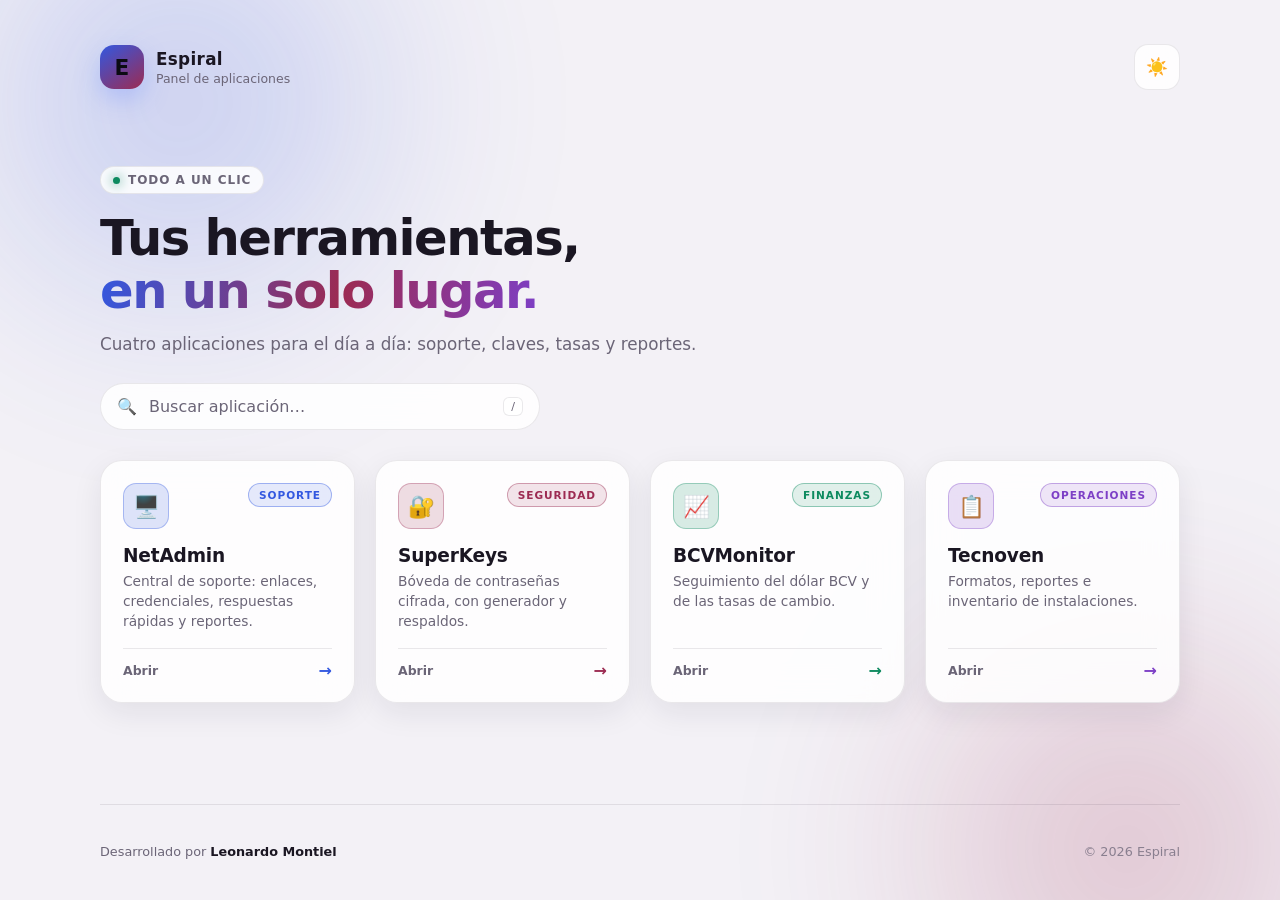
<file: index.html>
<!DOCTYPE html>
<html lang="es">
<head>
  <meta charset="UTF-8">
  <meta name="viewport" content="width=device-width, initial-scale=1, viewport-fit=cover">
  <meta name="description" content="Panel de aplicaciones de Espiral: NetAdmin, SuperKeys, BCVMonitor y Tecnoven.">
  <meta name="theme-color" content="#0b0b12">
  <title>Espiral · Panel</title>

  <script>
    // Tema antes de pintar, para que no haya destello.
    try {
      var guardado = localStorage.getItem('panel.tema');
      var claro = guardado === 'claro' || (!guardado && window.matchMedia('(prefers-color-scheme: light)').matches);
      document.documentElement.dataset.tema = claro ? 'claro' : 'oscuro';
    } catch (e) {
      document.documentElement.dataset.tema = 'oscuro';
    }
  </script>

  <style>
    /* ====================== Variables y temas ====================== */
    :root {
      --fondo: #08080d;
      --fondo-2: #0d0d15;
      --superficie: rgba(255, 255, 255, 0.045);
      --superficie-alta: rgba(255, 255, 255, 0.075);
      --borde: rgba(255, 255, 255, 0.09);
      --borde-fuerte: rgba(255, 255, 255, 0.2);
      --texto: #f4f2f7;
      --texto-suave: #9b97a8;
      --sombra: 0 24px 60px rgba(0, 0, 0, 0.55);
      --brillo: 0 0 0 1px rgba(255, 255, 255, 0.04), 0 30px 70px rgba(0, 0, 0, 0.6);
      --radio: 22px;
      --radio-sm: 14px;

      --tono-1: #6d8bff;
      --tono-2: #f0b9c9;
      --tono-3: #34d399;
      --tono-4: #c084fc;
    }

    html[data-tema="claro"] {
      --fondo: #f3f1f6;
      --fondo-2: #ffffff;
      --superficie: rgba(255, 255, 255, 0.85);
      --superficie-alta: #ffffff;
      --borde: rgba(23, 18, 32, 0.09);
      --borde-fuerte: rgba(23, 18, 32, 0.22);
      --texto: #1a1622;
      --texto-suave: #6b6577;
      --sombra: 0 18px 40px rgba(30, 20, 50, 0.1);
      --brillo: 0 10px 30px rgba(30, 20, 50, 0.08);
      --tono-1: #3358e0;
      --tono-2: #9c2b52;
      --tono-3: #0d8a5f;
      --tono-4: #7d3fc6;
    }

    * { box-sizing: border-box; }

    [hidden] { display: none !important; }

    html { -webkit-text-size-adjust: 100%; scroll-behavior: smooth; }

    body {
      margin: 0;
      min-height: 100vh;
      min-height: 100dvh;
      padding: clamp(20px, 4vw, 44px) clamp(16px, 4vw, 40px) 0;
      display: flex;
      flex-direction: column;
      background: var(--fondo);
      color: var(--texto);
      font-family: -apple-system, BlinkMacSystemFont, "Segoe UI", Inter, Roboto, system-ui, sans-serif;
      overflow-x: hidden;
      transition: background-color 0.35s ease, color 0.35s ease;
    }

    /* Halos de fondo */
    body::before,
    body::after {
      content: "";
      position: fixed;
      z-index: -1;
      width: 52vw;
      height: 52vw;
      max-width: 720px;
      max-height: 720px;
      border-radius: 50%;
      filter: blur(90px);
      opacity: 0.45;
      pointer-events: none;
      transition: opacity 0.4s ease;
    }

    body::before { top: -18vw; left: -12vw; background: radial-gradient(circle, var(--tono-1), transparent 62%); }
    body::after { bottom: -22vw; right: -14vw; background: radial-gradient(circle, var(--tono-2), transparent 62%); }

    html[data-tema="claro"] body::before,
    html[data-tema="claro"] body::after { opacity: 0.28; }

    /* ============================ Cabecera ============================ */
    .cabecera {
      width: min(1080px, 100%);
      margin: 0 auto;
      display: flex;
      align-items: center;
      justify-content: space-between;
      gap: 16px;
    }

    .marca { display: flex; align-items: center; gap: 12px; }

    .logo {
      width: 44px;
      height: 44px;
      display: grid;
      place-items: center;
      border-radius: 14px;
      background: linear-gradient(145deg, var(--tono-1), var(--tono-2));
      color: #0b0b12;
      font-size: 1.35rem;
      font-weight: 900;
      box-shadow: 0 10px 24px rgba(109, 139, 255, 0.35);
    }

    .marca h1 { margin: 0; font-size: 1.05rem; letter-spacing: 0.02em; }
    .marca p { margin: 2px 0 0; font-size: 0.78rem; color: var(--texto-suave); }

    .boton-tema {
      width: 46px;
      height: 46px;
      display: grid;
      place-items: center;
      border: 1px solid var(--borde);
      border-radius: 14px;
      background: var(--superficie);
      color: var(--texto);
      font-size: 1.1rem;
      cursor: pointer;
      backdrop-filter: blur(14px);
      -webkit-backdrop-filter: blur(14px);
      transition: transform 0.2s, border-color 0.2s, background-color 0.2s;
    }

    .boton-tema:hover { transform: translateY(-2px); border-color: var(--borde-fuerte); }
    .boton-tema:focus-visible { outline: 2px solid var(--tono-1); outline-offset: 3px; }

    /* ============================== Hero ============================== */
    main { width: min(1080px, 100%); margin: 0 auto; flex: 1 0 auto; }

    .hero { padding: clamp(38px, 7vw, 76px) 0 30px; max-width: 680px; }

    .hero .saludo {
      display: inline-flex;
      align-items: center;
      gap: 8px;
      margin-bottom: 18px;
      padding: 6px 12px;
      border: 1px solid var(--borde);
      border-radius: 999px;
      background: var(--superficie);
      color: var(--texto-suave);
      font-size: 0.75rem;
      font-weight: 700;
      letter-spacing: 0.08em;
      text-transform: uppercase;
    }

    .punto {
      width: 7px;
      height: 7px;
      border-radius: 50%;
      background: var(--tono-3);
      box-shadow: 0 0 12px var(--tono-3);
      animation: latido 2.4s ease-in-out infinite;
    }

    .hero h2 {
      margin: 0 0 14px;
      font-size: clamp(2rem, 5.2vw, 3.1rem);
      line-height: 1.06;
      letter-spacing: -0.03em;
      font-weight: 800;
    }

    .hero h2 span {
      background: linear-gradient(100deg, var(--tono-1), var(--tono-2) 55%, var(--tono-4));
      -webkit-background-clip: text;
      background-clip: text;
      color: transparent;
    }

    .hero p { margin: 0; color: var(--texto-suave); font-size: clamp(0.95rem, 1.5vw, 1.05rem); line-height: 1.55; }

    /* ============================ Buscador ============================ */
    .buscador {
      display: flex;
      align-items: center;
      gap: 10px;
      width: min(440px, 100%);
      margin-top: 26px;
      padding: 12px 16px;
      border: 1px solid var(--borde);
      border-radius: 999px;
      background: var(--superficie);
      backdrop-filter: blur(16px);
      -webkit-backdrop-filter: blur(16px);
      transition: border-color 0.2s, box-shadow 0.2s;
    }

    .buscador:focus-within {
      border-color: var(--borde-fuerte);
      box-shadow: 0 0 0 4px rgba(109, 139, 255, 0.14);
    }

    .buscador input {
      flex: 1;
      min-width: 0;
      border: 0;
      background: transparent;
      color: var(--texto);
      font: inherit;
      font-size: 16px;
      outline: none;
    }

    .buscador input::placeholder { color: var(--texto-suave); }

    .buscador kbd {
      padding: 2px 7px;
      border: 1px solid var(--borde);
      border-radius: 6px;
      background: var(--fondo-2);
      color: var(--texto-suave);
      font-family: inherit;
      font-size: 0.7rem;
    }

    /* ============================= Tarjetas ============================ */
    .grilla {
      display: grid;
      grid-template-columns: repeat(auto-fit, minmax(min(100%, 250px), 1fr));
      gap: clamp(14px, 2vw, 20px);
      padding-bottom: 18px;
    }

    .tarjeta {
      position: relative;
      display: flex;
      flex-direction: column;
      gap: 16px;
      padding: 22px;
      border: 1px solid var(--borde);
      border-radius: var(--radio);
      background: var(--superficie);
      color: var(--texto);
      text-decoration: none;
      box-shadow: var(--brillo);
      backdrop-filter: blur(16px);
      -webkit-backdrop-filter: blur(16px);
      overflow: hidden;
      transition: transform 0.25s cubic-bezier(0.22, 1, 0.36, 1), border-color 0.25s, box-shadow 0.25s, background-color 0.25s;
      animation: entrada 0.55s cubic-bezier(0.22, 1, 0.36, 1) backwards;
    }

    .tarjeta:nth-child(1) { animation-delay: 0.04s; }
    .tarjeta:nth-child(2) { animation-delay: 0.1s; }
    .tarjeta:nth-child(3) { animation-delay: 0.16s; }
    .tarjeta:nth-child(4) { animation-delay: 0.22s; }

    /* Halo que sigue al puntero */
    .tarjeta::before {
      content: "";
      position: absolute;
      inset: -40% -20% auto;
      height: 200px;
      background: radial-gradient(circle at var(--x, 50%) 0%, var(--tono), transparent 62%);
      opacity: 0;
      transition: opacity 0.3s;
      pointer-events: none;
    }

    .tarjeta:hover::before, .tarjeta:focus-visible::before { opacity: 0.22; }

    .tarjeta:hover, .tarjeta:focus-visible {
      transform: translateY(-6px);
      border-color: var(--borde-fuerte);
      box-shadow: var(--sombra);
      outline: none;
    }

    .tarjeta:focus-visible { box-shadow: 0 0 0 2px var(--tono), var(--sombra); }

    .tarjeta[data-app="netadmin"] { --tono: var(--tono-1); }
    .tarjeta[data-app="superkeys"] { --tono: var(--tono-2); }
    .tarjeta[data-app="bcv"] { --tono: var(--tono-3); }
    .tarjeta[data-app="tecnoven"] { --tono: var(--tono-4); }

    .tarjeta-cabecera { display: flex; align-items: flex-start; justify-content: space-between; gap: 10px; }

    .tarjeta-icono {
      width: 46px;
      height: 46px;
      display: grid;
      place-items: center;
      border-radius: 13px;
      background: color-mix(in srgb, var(--tono) 16%, transparent);
      border: 1px solid color-mix(in srgb, var(--tono) 32%, transparent);
      font-size: 1.35rem;
    }

    .etiqueta {
      padding: 5px 10px;
      border: 1px solid color-mix(in srgb, var(--tono) 40%, transparent);
      border-radius: 999px;
      background: color-mix(in srgb, var(--tono) 12%, transparent);
      color: var(--tono);
      font-size: 0.66rem;
      font-weight: 800;
      letter-spacing: 0.09em;
      text-transform: uppercase;
      white-space: nowrap;
    }

    .tarjeta h3 { margin: 0; font-size: 1.16rem; letter-spacing: -0.01em; }
    .tarjeta p { margin: 6px 0 0; color: var(--texto-suave); font-size: 0.86rem; line-height: 1.45; }

    .tarjeta-pie {
      display: flex;
      align-items: center;
      justify-content: space-between;
      margin-top: auto;
      padding-top: 12px;
      border-top: 1px solid var(--borde);
      color: var(--texto-suave);
      font-size: 0.78rem;
      font-weight: 700;
    }

    .flecha { color: var(--tono); font-size: 1rem; transition: transform 0.25s; }
    .tarjeta:hover .flecha { transform: translateX(4px); }

    /* =============================== Vacío ============================= */
    .sin-resultados {
      margin: 40px 0;
      padding: 34px 20px;
      border: 1px dashed var(--borde);
      border-radius: var(--radio);
      color: var(--texto-suave);
      text-align: center;
      font-size: 0.92rem;
    }

    /* =============================== Pie =============================== */
    .pie {
      width: min(1080px, 100%);
      margin: 40px auto 0;
      padding: 26px 0 calc(28px + env(safe-area-inset-bottom, 0px));
      border-top: 1px solid var(--borde);
      display: flex;
      flex-wrap: wrap;
      align-items: center;
      justify-content: space-between;
      gap: 10px;
      color: var(--texto-suave);
      font-size: 0.8rem;
    }

    .pie strong { color: var(--texto); }
    .pie-mini { opacity: 0.75; }

    /* ============================ Animaciones ========================== */
    @keyframes entrada {
      from { opacity: 0; transform: translateY(18px); }
      to { opacity: 1; transform: none; }
    }

    @keyframes latido {
      0%, 100% { opacity: 1; transform: scale(1); }
      50% { opacity: 0.45; transform: scale(0.82); }
    }

    @media (prefers-reduced-motion: reduce) {
      *, *::before, *::after { animation-duration: 0.01ms !important; animation-iteration-count: 1 !important; transition-duration: 0.01ms !important; }
    }

    @media (max-width: 560px) {
      .hero { padding-top: 34px; }
      .marca p { display: none; }
      .pie { flex-direction: column; align-items: flex-start; }
    }

    /* Compatibilidad: si el navegador no soporta color-mix, usa el tono plano */
    @supports not (background: color-mix(in srgb, red 10%, transparent)) {
      .tarjeta-icono { background: rgba(127, 127, 127, 0.14); border-color: var(--borde); }
      .etiqueta { background: transparent; border-color: var(--borde); color: var(--texto-suave); }
    }
  </style>
</head>
<body>

  <header class="cabecera">
    <div class="marca">
      <div class="logo" aria-hidden="true">E</div>
      <div>
        <h1>Espiral</h1>
        <p>Panel de aplicaciones</p>
      </div>
    </div>
    <button id="btn-tema" class="boton-tema" type="button" aria-label="Cambiar entre tema claro y oscuro" title="Cambiar tema">
      <span id="icono-tema" aria-hidden="true">🌙</span>
    </button>
  </header>

  <main>
    <section class="hero">
      <span class="saludo"><span class="punto" aria-hidden="true"></span> Todo a un clic</span>
      <h2>Tus herramientas,<br><span>en un solo lugar.</span></h2>
      <p>Cuatro aplicaciones para el día a día: soporte, claves, tasas y reportes.</p>

      <div class="buscador">
        <span aria-hidden="true">🔍</span>
        <input id="buscar" type="search" placeholder="Buscar aplicación…" aria-label="Buscar aplicación" autocomplete="off">
        <kbd>/</kbd>
      </div>
    </section>

    <section id="grilla" class="grilla" aria-label="Aplicaciones">

      <a class="tarjeta" href="NetAdmin/" data-app="netadmin" data-buscar="netadmin soporte contraloria enlaces contrasenas respuestas reportes herramienta">
        <div class="tarjeta-cabecera">
          <span class="tarjeta-icono" aria-hidden="true">🖥️</span>
          <span class="etiqueta">Soporte</span>
        </div>
        <div>
          <h3>NetAdmin</h3>
          <p>Central de soporte: enlaces, credenciales, respuestas rápidas y reportes.</p>
        </div>
        <div class="tarjeta-pie"><span>Abrir</span><span class="flecha" aria-hidden="true">→</span></div>
      </a>

      <a class="tarjeta" href="SuperKeys/" data-app="superkeys" data-buscar="superkeys claves contrasenas seguridad boveda cifrado">
        <div class="tarjeta-cabecera">
          <span class="tarjeta-icono" aria-hidden="true">🔐</span>
          <span class="etiqueta">Seguridad</span>
        </div>
        <div>
          <h3>SuperKeys</h3>
          <p>Bóveda de contraseñas cifrada, con generador y respaldos.</p>
        </div>
        <div class="tarjeta-pie"><span>Abrir</span><span class="flecha" aria-hidden="true">→</span></div>
      </a>

      <a class="tarjeta" href="bcv-monitor.html" data-app="bcv" data-buscar="bcvmonitor bcv monitor dolar tasa cambio finanzas bolivar">
        <div class="tarjeta-cabecera">
          <span class="tarjeta-icono" aria-hidden="true">📈</span>
          <span class="etiqueta">Finanzas</span>
        </div>
        <div>
          <h3>BCVMonitor</h3>
          <p>Seguimiento del dólar BCV y de las tasas de cambio.</p>
        </div>
        <div class="tarjeta-pie"><span>Abrir</span><span class="flecha" aria-hidden="true">→</span></div>
      </a>

      <a class="tarjeta" href="Tecnoven/" data-app="tecnoven" data-buscar="tecnoven reportes formatos inventario instalacion activacion solicitud">
        <div class="tarjeta-cabecera">
          <span class="tarjeta-icono" aria-hidden="true">📋</span>
          <span class="etiqueta">Operaciones</span>
        </div>
        <div>
          <h3>Tecnoven</h3>
          <p>Formatos, reportes e inventario de instalaciones.</p>
        </div>
        <div class="tarjeta-pie"><span>Abrir</span><span class="flecha" aria-hidden="true">→</span></div>
      </a>

    </section>

    <p id="sin-resultados" class="sin-resultados" hidden></p>
  </main>

  <footer class="pie">
    <p>Desarrollado por <strong>Leonardo Montiel</strong></p>
    <p class="pie-mini">© <span id="anio">2026</span> Espiral</p>
  </footer>

  <script>
    (function () {
      'use strict';

      var raiz = document.documentElement;
      var botonTema = document.getElementById('btn-tema');
      var iconoTema = document.getElementById('icono-tema');
      var buscador = document.getElementById('buscar');
      var tarjetas = Array.prototype.slice.call(document.querySelectorAll('.tarjeta'));
      var vacio = document.getElementById('sin-resultados');

      /* ------------------------------ Tema ------------------------------ */
      function pintarTema() {
        var oscuro = raiz.dataset.tema !== 'claro';
        iconoTema.textContent = oscuro ? '🌙' : '☀️';
        botonTema.setAttribute('aria-label', oscuro ? 'Cambiar a tema claro' : 'Cambiar a tema oscuro');
        botonTema.title = oscuro ? 'Cambiar a tema claro' : 'Cambiar a tema oscuro';

        var meta = document.querySelector('meta[name="theme-color"]');
        if (meta) meta.setAttribute('content', oscuro ? '#08080d' : '#f3f1f6');
      }

      botonTema.addEventListener('click', function () {
        var nuevo = raiz.dataset.tema === 'claro' ? 'oscuro' : 'claro';
        raiz.dataset.tema = nuevo;
        try { localStorage.setItem('panel.tema', nuevo); } catch (e) {}
        pintarTema();
      });

      pintarTema();

      /* ---------------------------- Buscador ---------------------------- */
      function normalizar(texto) {
        return (texto || '')
          .toLowerCase()
          .normalize('NFD')
          .replace(/[\u0300-\u036f]/g, '');
      }

      function filtrar() {
        var termino = normalizar(buscador.value.trim());
        var visibles = 0;

        tarjetas.forEach(function (tarjeta) {
          var contenido = normalizar(tarjeta.dataset.buscar + ' ' + tarjeta.textContent);
          var coincide = !termino || contenido.indexOf(termino) !== -1;
          tarjeta.hidden = !coincide;
          if (coincide) visibles += 1;
        });

        if (visibles === 0) {
          vacio.hidden = false;
          vacio.textContent = 'No hay aplicaciones que coincidan con «' + buscador.value.trim() + '».';
        } else {
          vacio.hidden = true;
        }
      }

      buscador.addEventListener('input', filtrar);

      // Atajo "/" para buscar, salvo que ya se esté escribiendo.
      document.addEventListener('keydown', function (evento) {
        if (evento.key !== '/' || evento.ctrlKey || evento.metaKey || evento.altKey) return;

        var activo = document.activeElement;
        var escribiendo = activo && (activo.tagName === 'INPUT' || activo.tagName === 'TEXTAREA');

        if (escribiendo) return;
        evento.preventDefault();
        buscador.focus();
      });

      /* ------------------------- Halo del puntero ------------------------ */
      tarjetas.forEach(function (tarjeta) {
        tarjeta.addEventListener('pointermove', function (evento) {
          var caja = tarjeta.getBoundingClientRect();
          var x = ((evento.clientX - caja.left) / caja.width) * 100;
          tarjeta.style.setProperty('--x', x + '%');
        });
      });

      /* ---------------------------- Detalles ---------------------------- */
      document.getElementById('anio').textContent = new Date().getFullYear();

      if (window.matchMedia) {
        var consulta = window.matchMedia('(prefers-color-scheme: light)');
        if (typeof consulta.addEventListener === 'function') {
          consulta.addEventListener('change', function (evento) {
            var guardado;
            try { guardado = localStorage.getItem('panel.tema'); } catch (e) {}
            if (guardado) return;
            raiz.dataset.tema = evento.matches ? 'claro' : 'oscuro';
            pintarTema();
          });
        }
      }
    })();
  </script>

</body>
</html>
</file>
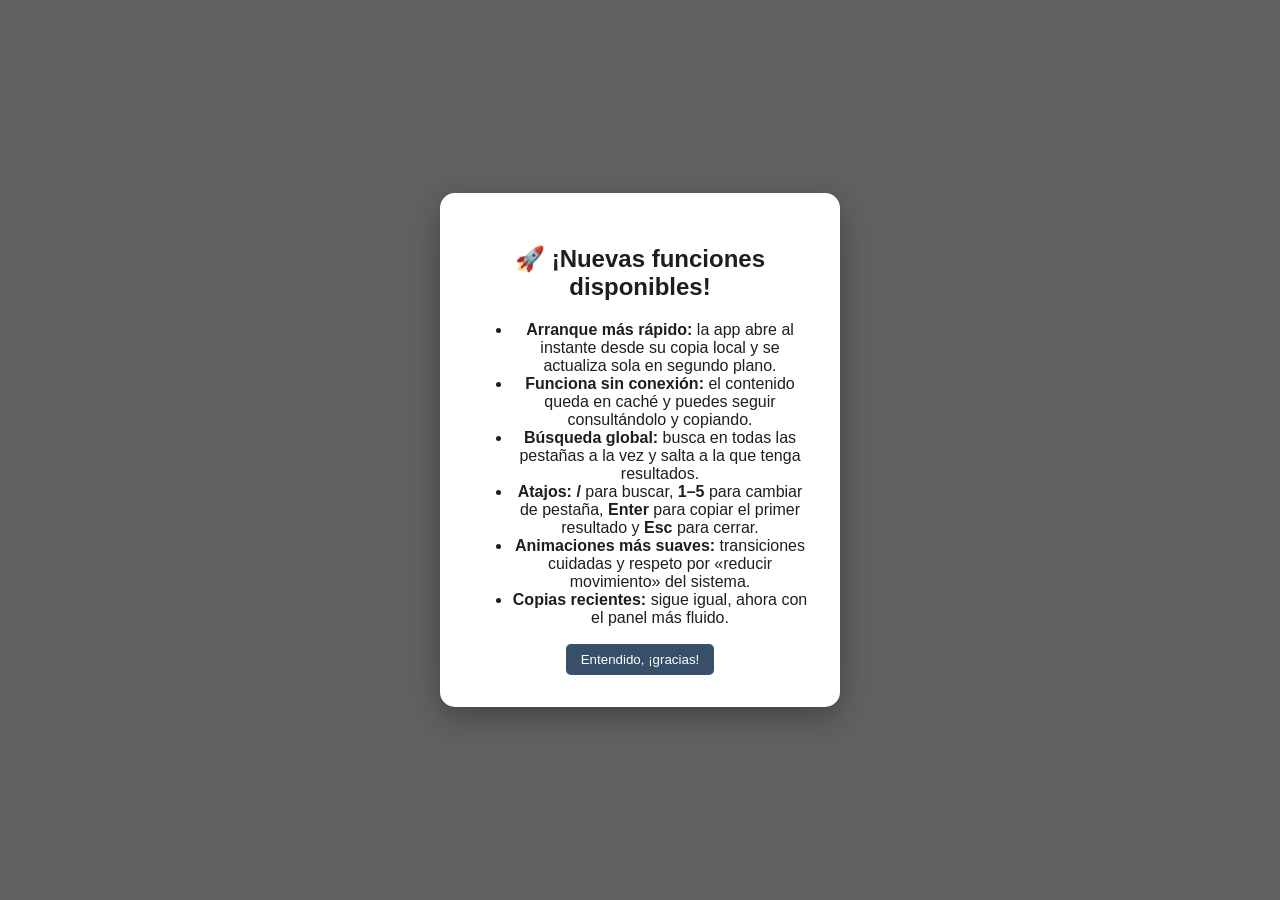
<file: NetAdmin/index.html>
<!DOCTYPE html>
<html lang="es">
<head>
    <meta charset="UTF-8">
    <meta name="viewport" content="width=device-width, initial-scale=1.0, maximum-scale=1.0, user-scalable=no">
    <title>NetAdmin</title>
    <link rel="icon" href="https://cdn-icons-png.flaticon.com/128/4565/4565968.png" type="image/x-icon">
    <link rel="manifest" href="manifest.json">
    <meta name="theme-color" content="#1877f2">
    <link rel="preconnect" href="https://api.github.com" crossorigin>
    <link rel="preconnect" href="https://cdn.jsdelivr.net" crossorigin>
    <link rel="stylesheet" href="styles.css">
    <script src="script.js" defer></script>
</head>
<body>
    <div id="login-screen" class="screen">
        <div class="welcome-box">
            <div class="logo">📡</div>
            <h2 id="login-title">Acceso Soporte</h2>
            
            <label class="form-label" style="text-align:left;">Hora de Salida del Turno:</label>
            <div class="time-selector" style="margin-bottom: 20px; padding:10px">
                <select id="ts-hour" class="ts-select"></select>
                <select id="ts-min" class="ts-select"><option value="00">00</option><option value="30">30</option></select>
                <select id="ts-ampm" class="ts-select"><option value="PM">PM</option><option value="AM">AM</option></select>
            </div>

            <div id="login-mode-support">
                <input type="password" id="pass-support" class="big-input" placeholder="Contraseña de Soporte" style="text-align:center" onkeydown="if(event.key==='Enter') authLogin('support')">
                <button class="btn-large" id="btn-login-support" onclick="authLogin('support')"><span class="loader"></span> <span>Ingresar</span></button>
                <p style="margin-top:20px; font-size:0.85rem; cursor:pointer; color:var(--text-sec); font-weight:bold" onclick="switchLoginMode('admin')">¿Eres Administrador?</p>
            </div>

            <div id="login-mode-admin" class="hidden">
                <input type="password" id="pass-admin" class="big-input" placeholder="Contraseña Admin" style="text-align:center" onkeydown="if(event.key==='Enter') authLogin('admin')">
                <input type="password" id="token-admin" class="big-input" placeholder="Token GitHub (ghp_...)" style="font-size:0.8rem; text-align:center" onkeydown="if(event.key==='Enter') authLogin('admin')">
                <button class="btn-large" id="btn-login-admin" style="background-color:var(--text-main)" onclick="authLogin('admin')"><span class="loader"></span> <span>Acceso Total</span></button>
                <p style="margin-top:20px; font-size:0.85rem; cursor:pointer; color:var(--text-sec); font-weight:bold" onclick="switchLoginMode('support')">Volver a Soporte</p>
            </div>
        </div>
    </div>

    <div id="app-container">
        <div class="app-header-grid">
            <div class="quote-box" id="daily-quote">“Cada caso cerrado es un problema menos en la red.”</div>
            <div style="text-align: right;">
                <div style="font-weight:bold; font-size:1.1rem"><span id="username-display">Soporte</span> <span id="admin-badge" style="display:none; background:var(--danger); color:white; font-size:0.7rem; padding:3px 6px; border-radius:6px; vertical-align:middle">ADMIN</span></div>
                <div style="font-size:0.85rem; color:var(--text-sec); margin-top:4px">Salida: <strong id="display-time">--:--</strong></div>
            </div>
        </div>

        <div class="controls">
            <div id="sync-container" style="margin-right:auto; display:flex; align-items:center;">
                <span id="sync-status" style="font-size:0.85rem; color:var(--text-sec); font-weight:bold">☁️ Conectando...</span>
                <button id="btn-save-batch" class="btn-save-batch hidden" onclick="pushData()">
                    <span class="loader loader-dark" id="save-loader"></span>
                    <span id="save-text">💾 Guardar en la Nube</span>
                </button>
            </div>
               
            <button class="btn-icon hidden" id="btn-install-app" title="Instalar App">📲</button>
            <button class="btn-icon" onclick="toggleTheme()" title="Cambiar Tema">🌓</button>
            <button class="btn-icon" onclick="openSettings()" title="Ajustes del Sistema">⚙️</button>
        </div>

        <div class="search-container">
            <span>🔍</span>
            <input type="text" id="search-bar" placeholder="Buscar IPs, Notas, fallas..." oninput="onSearchInput()" aria-label="Buscar en toda la aplicación">
            <kbd class="search-kbd" aria-hidden="true">/</kbd>
        </div>
        <div id="search-summary" class="search-summary" hidden></div>


        <!-- El HTML del contador -->
        <div class="hide-mobile">
            <div class="floating-counter">
                <button id="btn-restar">-</button>
                <span id="valor-contador">0</span>
                <button id="btn-sumar">+</button>
                <button id="btn-reset">C</button>
            </div>
        </div>   

        <div class="tabs-container">
            <div class="tabs">
                <div class="tab active" data-tab="clip" onclick="switchTab('clip')">📋 Links / OLTs</div>
                <div class="tab" data-tab="pass" onclick="switchTab('pass')">🔐 Contraseñas</div>
                <div class="tab" id="tab-resp" data-tab="resp" onclick="switchTab('resp')">💬 Respuestas <span class="badge" id="badge-resp">1</span></div>
                <div class="tab" id="tab-news" data-tab="news" onclick="switchTab('news')">📢 Novedades <span class="badge" id="badge-news">1</span></div>
                <div class="tab" data-tab="tools" onclick="switchTab('tools')">🛠️ Herramientas</div>
            </div>
        </div>

        <div id="view-clip" class="searchable-view"></div>
        <div id="view-pass" class="searchable-view hidden"></div>
        
        <div id="view-resp" class="searchable-view hidden">
            <div class="sub-filters" id="resp-filters-main">
                <div class="pill active" onclick="filterRespMain('General')">General</div>
                <div class="pill" onclick="filterRespMain('Día')">🌞 Día</div>
                <div class="pill" onclick="filterRespMain('Tarde')">⛅ Tarde</div>
                <div class="pill" onclick="filterRespMain('Noche')">🌙 Noche</div>
            </div>
            <div class="sub-filters" id="resp-filters-sub"></div>

            <div id="resp-grid" class="grid" style="display:flex; flex-direction:column; gap:12px;"></div>
            <div id="resp-admin-tools" style="margin-top:15px"></div>
        </div>

        <div id="view-news" class="searchable-view hidden">
            <div class="sub-filters" id="news-filters"></div>
            
            <div id="news-grid" style="display:flex; flex-direction:column; gap:15px;"></div>
            <div id="news-admin-tools" style="margin-top:15px"></div>
        </div>

        <div id="view-tools" class="hidden">
            
            <div class="sub-filters" style="margin-bottom:20px; justify-content:center;">
                <div class="pill active" id="pill-tool-rep" onclick="switchToolMode('rep')">📑 Reportes Corporativos</div>
                <div class="pill hide-mobile" id="pill-tool-fmt" onclick="switchToolMode('fmt')">🔤 Formateador de Texto</div>
                <div class="pill hide-mobile" id="pill-tool-ocr" onclick="switchToolMode('ocr')">🖼️ Escáner OCR</div>
                <div class="pill" id="pill-tool-calc" onclick="switchToolMode('calc')">🧮 Calculadora</div>
            </div>

            <div id="tool-box-rep" class="list-box">
                <label class="form-label">Operador (Guardado automático)</label>
                <input type="text" id="rep-operador" class="big-input" placeholder="Tu Nombre / Apellido" oninput="updateLivePreview()">

                <div class="sub-filters" style="margin-bottom:20px; margin-top:10px;">
                    <div class="pill pill-sec active" id="pill-r1" onclick="switchRepMode(1)">Soporte</div>
                    <div class="pill pill-sec" id="pill-r2" onclick="switchRepMode(2)">Admin</div>
                    <div class="pill pill-sec" id="pill-r3" onclick="switchRepMode(3)">Empresarial</div>
                    <div class="pill pill-sec" id="pill-r4" onclick="switchRepMode(4)" style="color:var(--danger); border-color:var(--danger)">Emergencias</div>
                    <div class="pill pill-sec" id="pill-r5" onclick="switchRepMode(5)">⚡ Eléctrico</div>
                    <div class="pill pill-sec" id="pill-r6" onclick="switchRepMode(6)">📡 Revisión</div>
                </div>

                <div id="rep-mode-1" class="rep-container">
                    <div class="form-row">
                        <div>
                            <label class="form-label">Desde</label>
                            <div class="time-selector"><select id="r1-hin" class="ts-select" onchange="updateLivePreview()"></select><select id="r1-min" class="ts-select" onchange="updateLivePreview()"><option>00</option><option>30</option></select><select id="r1-ain" class="ts-select" onchange="updateLivePreview()"><option>AM</option><option>PM</option></select></div>
                        </div>
                        <div>
                            <label class="form-label">Hasta</label>
                            <div class="time-selector"><select id="r1-hout" class="ts-select" onchange="updateLivePreview()"></select><select id="r1-mout" class="ts-select" onchange="updateLivePreview()"><option>00</option><option>30</option></select><select id="r1-aout" class="ts-select" onchange="updateLivePreview()"><option>PM</option><option>AM</option></select></div>
                        </div>
                    </div>
                    <div class="form-row" style="margin-top:10px">
                        <div><label class="form-label">Cerrados</label><input type="number" id="r1-cer" class="big-input" placeholder="0" oninput="calcAtendidosR1(); updateLivePreview()"></div>
                        <div><label class="form-label">Pendientes</label><input type="number" id="r1-pen" class="big-input" placeholder="0" oninput="calcAtendidosR1(); updateLivePreview()"></div>
                        <div><label class="form-label" style="color:var(--primary)">Atendidos</label><div id="r1-ate" style="font-size:1.5rem; font-weight:bold; text-align:center; padding-top:10px; color:var(--primary)">0</div></div>
                    </div>
                    <div style="margin-top:10px">
                        <label style="display:flex; align-items:center; gap:8px; font-size:0.9rem; cursor:pointer; font-weight:bold; color:var(--text-sec)">
                            <input type="checkbox" id="r1-chk-inst" onchange="toggleR1Inst(); updateLivePreview()" style="width:18px; height:18px;">
                            Incluir Instalaciones
                        </label>
                        <input type="number" id="r1-inst" class="big-input hidden" placeholder="Cantidad de Instalaciones" style="margin-top:10px" oninput="updateLivePreview()">
                    </div>
                    <div style="margin-top:15px">
                        <label class="form-label">Actividad del Turno</label>
                        <div class="chk-group">
                            <label><input type="checkbox" class="r1-act" value="Monitoreo General" onchange="updateLivePreview()"> Monitoreo General</label>
                            <label><input type="checkbox" class="r1-act" value="Empresarial" onchange="updateLivePreview()"> Empresarial</label>
                            <label><input type="checkbox" class="r1-act" value="ATC" checked onchange="updateLivePreview()"> ATC</label>
                            <label><input type="checkbox" class="r1-act" value="Noche" onchange="updateLivePreview()"> Noche</label>
                            <label><input type="checkbox" id="r1-chk-otro" onchange="toggleR1Otro(); updateLivePreview()"> Otro</label>
                        </div>
                        <input type="text" id="r1-otro-txt" class="big-input hidden" placeholder="Especificar actividad..." style="margin-top:10px" oninput="updateLivePreview()">
                    </div>
                </div>

                <div id="rep-mode-2" class="rep-container hidden">
                    <label class="form-label">Hora de Entrega</label>
                    <div class="time-selector" style="width:50%; margin-bottom:15px">
                        <select id="r2-h" class="ts-select" onchange="updateLivePreview()"></select><select id="r2-m" class="ts-select" onchange="updateLivePreview()"><option>00</option><option>30</option></select><select id="r2-a" class="ts-select" onchange="updateLivePreview()"><option>PM</option><option>AM</option></select>
                    </div>
                    <label class="form-label">Municipios Administrados</label>
                    <div class="chk-group" style="margin-bottom:15px">
                        <label><input type="checkbox" class="r2-mun" value="Maracaibo" checked onchange="updateLivePreview()"> Maracaibo</label>
                        <label><input type="checkbox" class="r2-mun" value="Cabimas" checked onchange="updateLivePreview()"> Cabimas</label>
                        <label><input type="checkbox" class="r2-mun" value="Mene de Mauroa" checked onchange="updateLivePreview()"> Mene de Mauroa</label>
                        <label><input type="checkbox" class="r2-mun" value="Punto Fijo" checked onchange="updateLivePreview()"> Punto Fijo</label>
                    </div>
                    <div class="form-row">
                        <div><label class="form-label">Chats Reasignados</label><input type="number" id="r2-chats" class="big-input" placeholder="0" oninput="updateLivePreview()"></div>
                        <div><label class="form-label">Facturas Fiscales</label><input type="number" id="r2-fac" class="big-input" placeholder="0" oninput="updateLivePreview()"></div>
                        <div><label class="form-label">Casos Cerrados</label><input type="number" id="r2-cer" class="big-input" placeholder="0" oninput="updateLivePreview()"></div>
                    </div>
                </div>

                <div id="rep-mode-3" class="rep-container hidden">
                    <label class="form-label">Actividad</label>
                    <input type="text" class="big-input" value="Empresarial" readonly style="background:var(--bg-body)">
                    <div class="form-row">
                        <div>
                            <label class="form-label">Desde</label>
                            <div class="time-selector"><select id="r3-hin" class="ts-select" onchange="updateLivePreview()"></select><select id="r3-min" class="ts-select" onchange="updateLivePreview()"><option>00</option><option>30</option></select><select id="r3-ain" class="ts-select" onchange="updateLivePreview()"><option>AM</option><option>PM</option></select></div>
                        </div>
                        <div>
                            <label class="form-label">Hasta</label>
                            <div class="time-selector"><select id="r3-hout" class="ts-select" onchange="updateLivePreview()"></select><select id="r3-mout" class="ts-select" onchange="updateLivePreview()"><option>00</option><option>30</option></select><select id="r3-aout" class="ts-select" onchange="updateLivePreview()"><option>PM</option><option>AM</option></select></div>
                        </div>
                    </div>
                    <div class="form-row">
                        <div><label class="form-label">Instalaciones</label><input type="number" id="r3-inst" class="big-input" placeholder="0" oninput="updateLivePreview()"></div>
                        <div><label class="form-label">Informe Instalación</label>
                            <select id="r3-estatus" class="big-input" onchange="updateLivePreview()">
                                <option value="En proceso">En proceso</option>
                                <option value="Finalizado">Finalizado</option>
                            </select>
                        </div>
                    </div>
                </div>

                <div id="rep-mode-4" class="rep-container hidden">
                    <div style="display:flex; gap:10px; margin-bottom:15px">
                        <button id="btn-r4-pres" class="btn-large" style="background:var(--danger); border:2px solid var(--danger)" onclick="setR4Status('PRESENTADA')">PRESENTADA</button>
                        <button id="btn-r4-solv" class="btn-large" style="background:var(--bg-surface); color:var(--text-main); border:2px solid var(--border)" onclick="setR4Status('SOLVENTADA')">SOLVENTADA</button>
                    </div>

                    <div class="form-row">
                        <div><label class="form-label">Fecha</label><input type="text" id="r4-fecha" class="big-input" placeholder="DD/MM/AAAA" oninput="updateLivePreview()"></div>
                        <div><label class="form-label">Hora Inicio</label>
                            <div class="time-selector"><select id="r4-hin" class="ts-select" onchange="updateLivePreview()"></select><select id="r4-min" class="ts-select" onchange="updateLivePreview()"><option>00</option><option>05</option><option>15</option><option>30</option><option>45</option></select><select id="r4-ain" class="ts-select" onchange="updateLivePreview()"><option>AM</option><option>PM</option></select></div>
                        </div>
                    </div>
                    
                    <div id="r4-hora-fin-box" class="hidden" style="margin-bottom:15px">
                        <label class="form-label">Hora Fin</label>
                        <div class="time-selector" style="width:50%"><select id="r4-hout" class="ts-select" onchange="updateLivePreview()"></select><select id="r4-mout" class="ts-select" onchange="updateLivePreview()"><option>00</option><option>05</option><option>15</option><option>30</option><option>45</option></select><select id="r4-aout" class="ts-select" onchange="updateLivePreview()"><option>AM</option><option>PM</option></select></div>
                    </div>

                    <div style="background:var(--bg-body); padding:10px; border-radius:10px; border:1px solid var(--border); margin-bottom:15px">
                        <label class="form-label">Dispositivo Afectado</label>
                        <div style="display:flex; gap:10px; margin-bottom:10px">
                            <select id="r4-tipo" class="big-input" style="margin:0; width:30%" onchange="toggleR4Device()">
                                <option value="NAP">NAP</option><option value="Nodo">Nodo</option><option value="PON">PON</option>
                            </select>
                            <select id="r4-nap-city" class="big-input r4-is-nap" style="margin:0; width:30%" onchange="updateLivePreview()"><option value="MCBO">MCBO</option><option value="CBMS">CBMS</option><option value="SFCO">SFCO</option></select>
                            <input type="number" id="r4-nap-num" class="big-input r4-is-nap" placeholder="Ej: 1348" style="margin:0; width:40%" oninput="updateLivePreview()">
                            <input type="text" id="r4-nodo-nom" class="big-input r4-is-nodo hidden" placeholder="Nombre (Ej: Maranorte)" style="margin:0; width:70%" oninput="updateLivePreview()">
                        </div>
                        <label class="form-label">Estatus del Equipo</label>
                        <select id="r4-estatus" class="big-input" onchange="updateLivePreview()"><option value="DOWN">DOWN (Caído)</option><option value="UP">UP (Arriba)</option></select>
                    </div>

                    <div class="form-row">
                        <div style="flex:2"><label class="form-label">Zona</label><input type="text" id="r4-zona" class="big-input" placeholder="Ej: Casco Central" oninput="updateLivePreview()"></div>
                        <div style="flex:1"><label class="form-label">Clientes Afect.</label><input type="number" id="r4-clientes" class="big-input" placeholder="0" oninput="updateLivePreview()"></div>
                    </div>
                </div>

                <div id="rep-mode-5" class="rep-container hidden">
                    <div style="display:flex; gap:10px; margin-bottom:15px">
                        <button id="btn-r5-act" class="btn-large" style="background:var(--warning); color:#5c4e06;" onclick="setR5Status('ACTIVO')">🔋 RESPALDO ACTIVO</button>
                        <button id="btn-r5-res" class="btn-large" style="background:var(--bg-surface); color:var(--text-main); border:2px solid var(--border)" onclick="setR5Status('RESTABLECIDO')">⚡ RESTABLECIDO</button>
                    </div>

                    <div style="background:var(--bg-body); padding:10px; border-radius:10px; border:1px solid var(--border);">
                        <div class="form-row" style="align-items: flex-end; margin-bottom:0;">
                            <div style="flex:2">
                                <label class="form-label">Nodo Afectado</label>
                                <select id="r5-node-select" class="big-input" style="margin-bottom:0;" onchange="autoFillTimeR5()"></select>
                            </div>
                            <div style="flex:1" id="r5-time-box">
                                <label class="form-label">Hora</label>
                                <input type="text" id="r5-time-input" class="big-input" placeholder="04:23 PM" style="margin-bottom:0;">
                            </div>
                            <div>
                                <button class="btn-large" onclick="addR5Node()">➕</button>
                            </div>
                        </div>
                    </div>

                    <div id="r5-admin-tools" class="hidden" style="margin-top:10px; text-align:right;">
                        <button class="mini-btn" style="width:auto; padding:5px 15px; border:1px solid var(--primary); color:var(--primary)" onclick="reqAdminEditNodes()">⚙️ Gestionar Lista de Nodos</button>
                    </div>

                    <div id="r5-nodes-list" style="margin-top:15px; display:flex; flex-direction:column; gap:8px;"></div>
                </div>

                <div id="rep-mode-6" class="rep-container hidden">
                    <div class="form-row">
                        <div style="flex:2"><label class="form-label">Revisado por</label><input type="text" id="r6-rev" class="big-input" placeholder="Coloca tu nombre" oninput="updateLivePreview()"></div>
                        <div style="flex:1"><label class="form-label">Fecha</label><input type="text" id="r6-fecha" class="big-input" oninput="updateLivePreview()"></div>
                    </div>
                    <div class="form-row">
                        <div><label class="form-label">Inversores A</label><input type="text" id="r6-inv-a" class="big-input" value="Sin Novedad" oninput="updateLivePreview()"></div>
                        <div><label class="form-label">Inversores B</label><input type="text" id="r6-inv-b" class="big-input" value="Sin Novedad" oninput="updateLivePreview()"></div>
                    </div>
                    <label class="form-label">Canales y Estatus</label>
                    <textarea id="r6-can" placeholder="11, 33, y 66 congelados (notificado a IyD)" class="big-input" rows="2" oninput="updateLivePreview()"></textarea>
                </div>

                <div class="wp-bubble">
                    <div class="wp-label">Vista Previa WhatsApp</div>
                    <div id="live-preview-box">-- Escribe para generar el reporte --</div>
                </div>

                <button class="btn-large" style="margin-top:20px; font-size:1.1rem" onclick="copyGeneratedReport()">📋 Copiar Reporte</button>
            </div>

            <div id="tool-box-fmt" class="list-box hidden">
                <textarea id="tool-text" class="big-input" rows="5" placeholder="Pega texto para convertir mayúsculas o contar..." oninput="updateTextTools()"></textarea>
                <div style="display:flex; justify-content:space-between; font-size:0.9rem; margin-bottom:10px; font-weight:bold; color:var(--text-sec)">
                    <span>Caracteres: <span id="char-count" style="color:var(--primary)">0</span></span>
                    <span>Palabras: <span id="word-count" style="color:var(--primary)">0</span></span>
                </div>
                <div style="display:flex; gap:5px; flex-wrap:wrap">
                    <button class="mini-btn" style="width:auto; padding:5px 15px" onclick="formatText('UPPER')">MAYÚSCULAS</button>
                    <button class="mini-btn" style="width:auto; padding:5px 15px" onclick="formatText('LOWER')">minúsculas</button>
                    <button class="mini-btn" style="width:auto; padding:5px 15px" onclick="formatText('TITLE')">Tipo Título</button>
                    <button class="mini-btn" style="width:auto; padding:5px 15px; color:var(--danger); border-color:var(--danger)" onclick="document.getElementById('tool-text').value=''; updateTextTools()">🧹 Limpiar</button>
                    <button class="mini-btn" style="width:auto; padding:5px 15px; margin-left:auto; border-color:var(--primary); color:var(--primary)" onclick="copyToolText()">Copiar</button>
                </div>
            </div>

            <div id="tool-box-ocr" class="list-box hidden">
                <div class="ocr-zone" onclick="document.getElementById('ocr-input').click()" id="ocr-dropzone">
                    <div id="ocr-instructions">
                        <div style="font-size:3rem">📸</div>
                        <div style="font-weight:bold; margin-top:10px">Haz clic para subir, arrastra una imagen <br>o pega con Ctrl + V</div>
                    </div>
                    <input type="file" id="ocr-input" class="hidden" accept="image/*" onchange="processOCR(this.files[0])">
                    <img id="ocr-img-preview" class="ocr-preview">
                </div>

                <div class="ocr-loader-bar" id="ocr-bar"><div class="ocr-progress" id="ocr-progress"></div></div>
                <div id="ocr-status" style="font-size:1.1rem; font-weight:bold; text-align:center; color:var(--primary); margin-bottom:10px; min-height: 25px;"></div>

                <label class="form-label">Texto Extraído</label>
                <textarea id="ocr-result" class="big-input" rows="6" placeholder="El texto aparecerá aquí después de escanear..."></textarea>
                
                <div style="display:flex; gap:10px; flex-wrap: wrap;">
                    <button class="btn-large" style="flex:1" onclick="copyOCR()">📋 Copiar</button>
                    <button class="btn-large" style="flex:1; background:var(--bg-surface); color:var(--text-main); border:1px solid var(--border)" onclick="sendOCRtoFmt()">🔤 Pasar a Formateador</button>
                    <button class="btn-large" style="flex:1; background:var(--danger);" onclick="resetOCR()">🔄 Reiniciar</button>
                </div>
            </div>

            <div id="tool-box-calc" class="list-box hidden">
                
                <div style="background:var(--bg-body); padding:15px; border-radius:10px; border:1px solid var(--border); margin-bottom:15px">
                    <div style="font-weight:bold; margin-bottom:10px; color:var(--primary)">💱 Conversión Rápida</div>
                    <div class="form-row">
                        <div><label class="form-label">Monto ($)</label><input type="number" id="calc-usd" class="big-input" placeholder="Ej: 25" oninput="calcDivisas()"></div>
                        <div><label class="form-label">Tasa (Bs)</label><input type="number" id="calc-tasa" class="big-input" placeholder="Ej: 474.05" oninput="calcDivisas()"></div>
                    </div>
                    <div style="font-size:1.5rem; font-weight:bold; text-align:right; color:var(--success)">Total: <span id="calc-bs-res">0.00</span> Bs</div>
                </div>

                <div style="background:var(--bg-body); padding:15px; border-radius:10px; border:1px solid var(--border); margin-bottom:15px">
                    <div style="font-weight:bold; margin-bottom:10px; color:var(--primary)">📅 Prorrateo de Plan (30 días)</div>
                    <div class="form-row">
                        <div><label class="form-label">Precio Plan ($)</label><input type="number" id="calc-plan" class="big-input" placeholder="Ej: 25" oninput="calcProrrateo()"></div>
                        <div><label class="form-label">Días a cobrar</label><input type="number" id="calc-dias" class="big-input" placeholder="Ej: 15" oninput="calcProrrateo()"></div>
                    </div>
                    <div style="display:flex; justify-content:space-between; align-items:center">
                        <div style="font-size:0.85rem; color:var(--text-sec)">Basado en mes de 30 días</div>
                        <div style="font-size:1.3rem; font-weight:bold; color:var(--primary)">Total: $<span id="calc-pro-usd">0.00</span></div>
                    </div>
                    <div style="text-align:right; font-size:0.9rem; color:var(--text-sec); margin-top:5px; font-weight:bold" id="calc-pro-bs">Equivale a: 0.00 Bs</div>
                </div>

                <div style="background:var(--bg-body); padding:15px; border-radius:10px; border:1px solid var(--border);">
                    <div style="font-weight:bold; margin-bottom:10px; color:var(--primary)">🔢 Calculadora Básica</div>
                    <input type="text" id="calc-screen" class="big-input" style="font-size:1.5rem; text-align:right; font-family:monospace; background:var(--bg-surface); letter-spacing: 2px;" readonly placeholder="0">
                    <div style="display:grid; grid-template-columns:repeat(4, 1fr); gap:8px">
                        <button class="btn-large" style="background:var(--bg-surface); color:var(--danger); border:1px solid var(--border)" onclick="calcInput('C')">C</button>
                        <button class="btn-large" style="background:var(--bg-surface); color:var(--primary); border:1px solid var(--border)" onclick="calcInput('DEL')">⌫</button>
                        <button class="btn-large" style="background:var(--bg-input); color:var(--text-main)" onclick="calcInput('/')">/</button>
                        <button class="btn-large" style="background:var(--bg-input); color:var(--text-main)" onclick="calcInput('*')">x</button>
                        
                        <button class="btn-large" style="background:var(--bg-surface); color:var(--text-main); border:1px solid var(--border)" onclick="calcInput('7')">7</button>
                        <button class="btn-large" style="background:var(--bg-surface); color:var(--text-main); border:1px solid var(--border)" onclick="calcInput('8')">8</button>
                        <button class="btn-large" style="background:var(--bg-surface); color:var(--text-main); border:1px solid var(--border)" onclick="calcInput('9')">9</button>
                        <button class="btn-large" style="background:var(--bg-input); color:var(--text-main)" onclick="calcInput('-')">-</button>
                        
                        <button class="btn-large" style="background:var(--bg-surface); color:var(--text-main); border:1px solid var(--border)" onclick="calcInput('4')">4</button>
                        <button class="btn-large" style="background:var(--bg-surface); color:var(--text-main); border:1px solid var(--border)" onclick="calcInput('5')">5</button>
                        <button class="btn-large" style="background:var(--bg-surface); color:var(--text-main); border:1px solid var(--border)" onclick="calcInput('6')">6</button>
                        <button class="btn-large" style="background:var(--bg-input); color:var(--text-main)" onclick="calcInput('+')">+</button>
                        
                        <button class="btn-large" style="background:var(--bg-surface); color:var(--text-main); border:1px solid var(--border)" onclick="calcInput('1')">1</button>
                        <button class="btn-large" style="background:var(--bg-surface); color:var(--text-main); border:1px solid var(--border)" onclick="calcInput('2')">2</button>
                        <button class="btn-large" style="background:var(--bg-surface); color:var(--text-main); border:1px solid var(--border)" onclick="calcInput('3')">3</button>
                        <button class="btn-large" style="grid-row:span 2; background:var(--primary); color:white" onclick="calcInput('=')">=</button>
                        
                        <button class="btn-large" style="grid-column:span 2; background:var(--bg-surface); color:var(--text-main); border:1px solid var(--border)" onclick="calcInput('0')">0</button>
                        <button class="btn-large" style="background:var(--bg-surface); color:var(--text-main); border:1px solid var(--border)" onclick="calcInput('.')">.</button>
                    </div>
                </div>

            </div>
        </div>

        <!-- Copias recientes: panel lateral con sugerencias -->
        <div id="recientes" class="recientes">
            <button id="recientes-tab" class="recientes-tab" type="button" onclick="toggleRecientes()"
                aria-expanded="false" aria-controls="recientes-panel" title="Copias recientes">
                <span class="recientes-tab-icon">📋</span>
                <span class="recientes-tab-text">Recientes</span>
                <span id="recientes-count" class="recientes-count" style="display:none">0</span>
            </button>

            <aside id="recientes-panel" class="recientes-panel" aria-hidden="true" aria-label="Copias recientes">
                <header class="recientes-head">
                    <div>
                        <strong>Copias recientes</strong>
                        <small class="recientes-hint">Toca una para volver a pegarla</small>
                    </div>
                    <div class="recientes-head-btns">
                        <button type="button" class="mini-btn" onclick="capturarPortapapeles()"
                            title="Capturar lo que tengas en el portapapeles">📥</button>
                        <button type="button" class="mini-btn" onclick="limpiarRecientes()"
                            title="Vaciar historial">🧹</button>
                        <button type="button" class="mini-btn" onclick="toggleRecientes(false)"
                            title="Ocultar">✕</button>
                    </div>
                </header>

                <div id="recientes-lista" class="recientes-lista"></div>

                <footer class="recientes-foot">
                    <label class="recientes-toggle" title="Muestra primero lo copiado en la pestaña activa">
                        <input type="checkbox" id="recientes-contexto" onchange="guardarPreferenciaRecientes()" checked>
                        <span>Priorizar pestaña activa</span>
                    </label>
                </footer>
            </aside>
        </div>

        <footer style="text-align:center; color:var(--text-sec); margin-top:40px; font-size:0.9em; opacity:0.8;">
            NetAdmin Soporte Pro v19.0<br>© 2026 Espiral - Leonardo Montiel<br>
            <a href="https://wa.me/584121982608" target="_blank" style="text-decoration:none; display:inline-block; margin-top:12px;">
                <button style="padding:8px 20px; border-radius:20px; border:1px solid var(--border); background:var(--bg-surface); color:var(--text-main); cursor:pointer; font-weight:bold;">Soporte Técnico / Developer</button>
            </a>
        </footer>
    </div>

    <div id="settings-modal" class="modal-overlay">
        <div class="alert-box" style="text-align: left;">
            <h3 style="margin-top:0; color:var(--primary); border-bottom:1px solid var(--border); padding-bottom:10px;">⚙️ Ajustes del Sistema</h3>
            
            <div id="admin-security-box" class="hidden" style="margin-bottom:20px">
                <div style="color:var(--danger); font-weight:bold; margin-bottom:10px">Seguridad y Accesos (Admin)</div>
                <div class="form-row" style="align-items:flex-end; margin-bottom:10px">
                    <div style="flex:2"><label class="form-label">Clave Soporte</label><input type="text" id="cfg-sup-pass" class="big-input" style="margin-bottom:0"></div>
                    <div style="flex:1"><button class="btn-large" style="background:var(--danger)" onclick="updateSystemPasswords('support')">Actualizar</button></div>
                </div>
                <div class="form-row" style="align-items:flex-end">
                    <div style="flex:2"><label class="form-label">Clave Admin</label><input type="text" id="cfg-adm-pass" class="big-input" style="margin-bottom:0"></div>
                    <div style="flex:1"><button class="btn-large" style="background:var(--danger)" onclick="updateSystemPasswords('admin')">Actualizar</button></div>
                </div>
                <hr style="border:0; border-top:1px solid var(--border); margin:20px 0;">
            </div>

            <button class="btn-large" style="background:var(--danger); margin-bottom:10px" onclick="logoutApp()">🚪 Cerrar Sesión</button>
            <button class="btn-large" style="background:var(--bg-input); color:var(--text-main)" onclick="closeModal('settings-modal')">Cancelar</button>
        </div>
    </div>

    <div id="preview-modal" class="modal-overlay">
        <div class="alert-box" style="text-align: left;">
            <h3 id="preview-title" style="margin-top:0; color:var(--primary); border-bottom:1px solid var(--border); padding-bottom:10px;">Título</h3>
            <div id="preview-content" style="white-space:pre-wrap; margin:15px 0; font-size:0.95rem; line-height:1.5; color:var(--text-main); word-break: break-word;"></div>
            <div style="display:flex; gap:10px; margin-top:10px">
                <button class="btn-large" style="background:var(--bg-input); color:var(--text-main)" onclick="closeModal('preview-modal')">Cerrar</button>
                <button class="btn-large" id="btn-copy-preview" onclick="copyFromPreview()">📋 Copiar</button>
            </div>
        </div>
    </div>

    <div id="form-modal" class="modal-overlay">
        <div class="alert-box" style="text-align: left;">
            <h3 id="form-title" style="margin-top:0; color:var(--primary)">Formulario</h3>
            <div id="form-inputs" style="display:flex; flex-direction:column; gap:10px; margin: 15px 0;"></div>
            <div style="display:flex; gap:10px;">
                <button class="btn-large" style="background:var(--bg-input); color:var(--text-main)" onclick="closeModal('form-modal')">Cancelar</button>
                <button class="btn-large" id="form-submit">Guardar</button>
            </div>
        </div>
    </div>

    <div id="confirm-modal" class="modal-overlay">
        <div class="alert-box alert-danger">
            <h3 id="confirm-title" style="margin-top:0">¿Estás seguro?</h3>
            <p id="confirm-msg" style="color:var(--text-sec); margin-bottom:20px">Esta acción no se puede deshacer.</p>
            <div id="confirm-pin-area" class="hidden">
                <input type="password" id="sec-pin" class="big-input" placeholder="Tu Contraseña Admin" style="text-align:center" onkeydown="if(event.key==='Enter') document.getElementById('confirm-btn-ok').click()">
            </div>
            <div style="display:flex; gap:10px;">
                <button class="btn-large" style="background:var(--bg-input); color:var(--text-main)" onclick="closeModal('confirm-modal')">Cancelar</button>
                <button class="btn-large" id="confirm-btn-ok" style="background:var(--danger)">Sí, Confirmar</button>
            </div>
        </div>
    </div>

    <div id="alarm-modal" class="modal-overlay">
        <div class="alert-box alert-danger">
            <div style="font-size:3.5rem; margin-bottom:10px">🚨</div>
            <h3 style="color:var(--danger); margin:0 0 10px 0;">FIN DE TURNO</h3>
            <p style="margin-bottom:20px">Falta 1 hora para tu salida.<br>¡Recuerda llenar y enviar tu Reporte de Guardia!</p>
            <button class="btn-large" onclick="stopAlarm()">ENTENDIDO</button>
        </div>
    </div>

    <div id="toast" role="status" aria-live="polite">Copiado al portapapeles ✅</div>
    <audio id="alarm-sound" loop src="[data-uri]"></audio>

    <dialog id="modalActualizaciones">
    <h2>🚀 ¡Nuevas funciones disponibles!</h2>
    <ul>
        <li><b>Arranque más rápido:</b> la app abre al instante desde su copia local y se actualiza sola en segundo plano.</li>
        <li><b>Funciona sin conexión:</b> el contenido queda en caché y puedes seguir consultándolo y copiando.</li>
        <li><b>Búsqueda global:</b> busca en todas las pestañas a la vez y salta a la que tenga resultados.</li>
        <li><b>Atajos:</b> <b>/</b> para buscar, <b>1–5</b> para cambiar de pestaña, <b>Enter</b> para copiar el primer resultado y <b>Esc</b> para cerrar.</li>
        <li><b>Animaciones más suaves:</b> transiciones cuidadas y respeto por «reducir movimiento» del sistema.</li>
        <li><b>Copias recientes:</b> sigue igual, ahora con el panel más fluido.</li>
    </ul>
    <button id="cerrarActualizacion">Entendido, ¡gracias!</button>
</dialog>
<script src="recientes.js" defer></script>
<script src="modalupdate.js"></script>
</body>
</html>
</file>
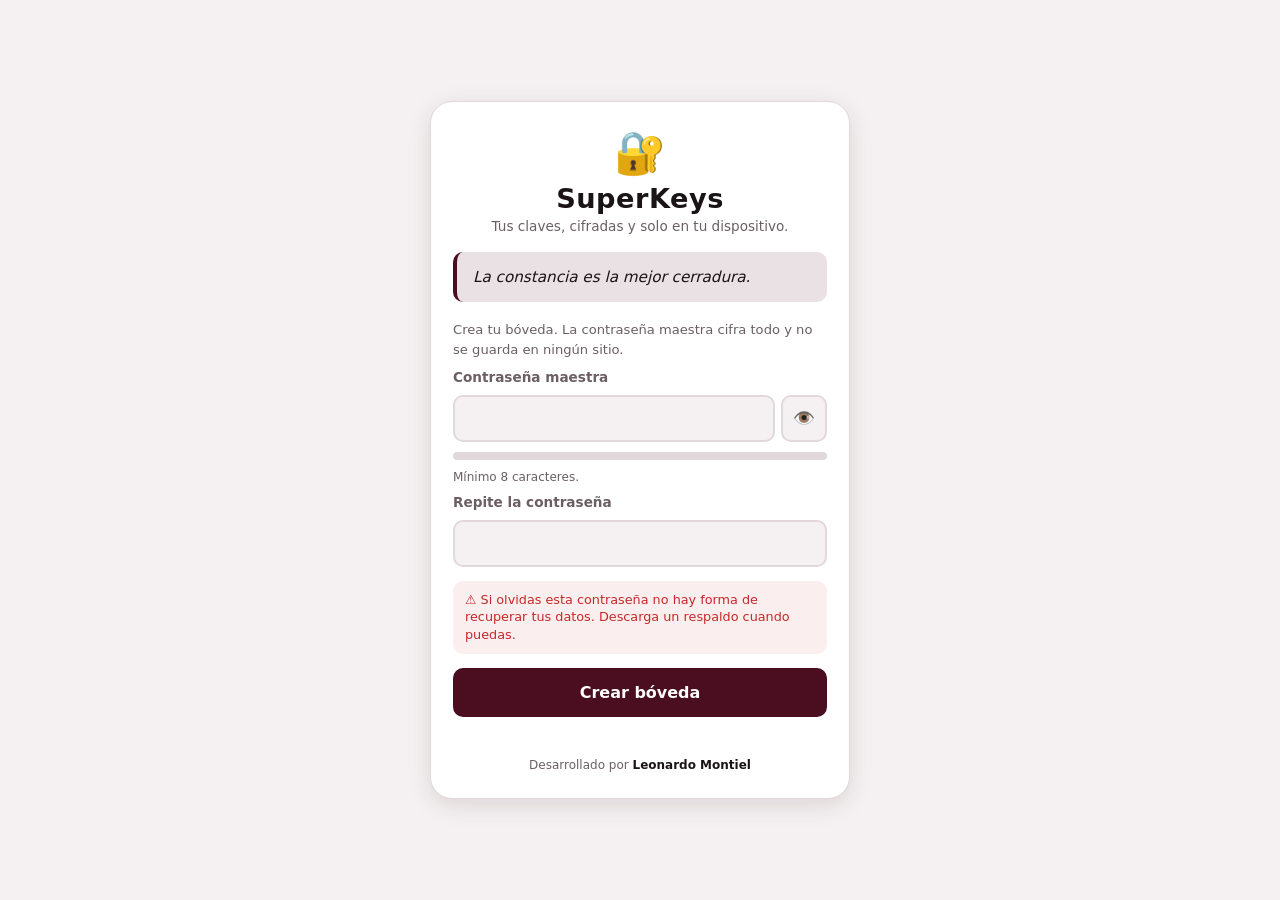
<file: SuperKeys/index.html>
<!DOCTYPE html>
<html lang="es">
<head>
  <meta charset="UTF-8">
  <meta name="viewport" content="width=device-width, initial-scale=1, viewport-fit=cover">
  <meta name="description" content="SuperKeys: tus contraseñas cifradas, solo en tu dispositivo.">
  <meta http-equiv="Content-Security-Policy"
    content="default-src 'self'; img-src 'self' data:; style-src 'self' 'unsafe-inline'; script-src 'self'; connect-src 'none'; object-src 'none'; base-uri 'none'">
  <meta name="theme-color" content="#4b0e20">
  <meta name="apple-mobile-web-app-capable" content="yes">
  <meta name="apple-mobile-web-app-status-bar-style" content="black-translucent">
  <meta name="apple-mobile-web-app-title" content="SuperKeys">
  <meta name="format-detection" content="telephone=no">

  <title>SuperKeys</title>

  <link rel="manifest" href="manifest.json">
  <link rel="apple-touch-icon" href="icons/apple-touch-icon.png">
  <link rel="icon" href="icons/icon-192.png" type="image/png">
  <link rel="stylesheet" href="styles.css">

  <script src="crypto.js" defer></script>
  <script src="quotes.js" defer></script>
  <script src="vault.js" defer></script>
  <script src="app.js" defer></script>
</head>
<body>

  <!-- =================== Pantalla de bloqueo =================== -->
  <section id="pantalla-bloqueo" class="pantalla">
    <div class="tarjeta">
      <div class="marca">
        <span class="marca-icono" aria-hidden="true">🔐</span>
        <h1>SuperKeys</h1>
        <p class="lema">Tus claves, cifradas y solo en tu dispositivo.</p>
      </div>

      <p id="frase-dia" class="frase"></p>

      <!-- Crear bóveda -->
      <form id="form-crear" class="formulario oculto" autocomplete="off" novalidate>
        <p class="intro">Crea tu bóveda. La contraseña maestra cifra todo y no se guarda en ningún sitio.</p>

        <label for="nueva-maestra">Contraseña maestra</label>
        <div class="campo-clave">
          <input id="nueva-maestra" type="password" autocomplete="new-password" minlength="8" required>
          <button type="button" class="ojo" data-ver="nueva-maestra" aria-label="Mostrar contraseña">👁️</button>
        </div>

        <div class="medidor" aria-hidden="true"><span id="medidor-barra"></span></div>
        <small id="medidor-texto" class="medidor-texto">Mínimo 8 caracteres.</small>

        <label for="repetir-maestra">Repite la contraseña</label>
        <input id="repetir-maestra" type="password" autocomplete="new-password" minlength="8" required>

        <p class="aviso">⚠️ Si olvidas esta contraseña no hay forma de recuperar tus datos. Descarga un respaldo cuando puedas.</p>

        <button class="boton primario" type="submit">Crear bóveda</button>
      </form>

      <!-- Desbloquear -->
      <form id="form-desbloquear" class="formulario oculto" autocomplete="off" novalidate>
        <label for="maestra">Contraseña maestra</label>
        <div class="campo-clave">
          <input id="maestra" type="password" autocomplete="current-password" required>
          <button type="button" class="ojo" data-ver="maestra" aria-label="Mostrar contraseña">👁️</button>
        </div>
        <button class="boton primario" type="submit">Desbloquear</button>
        <p id="racha-texto" class="racha"></p>
      </form>

      <p id="error-bloqueo" class="error" role="alert"></p>

      <!-- Instalación (Android: aviso nativo · iOS: instrucciones) -->
      <div id="instalar" class="instalar oculto">
        <p id="instalar-texto" class="texto-pequeno"></p>
        <div class="instalar-acciones">
          <button type="button" class="boton primario oculto" id="btn-instalar">📲 Instalar la app</button>
          <button type="button" class="boton" id="btn-instalar-cerrar">Ahora no</button>
        </div>
      </div>

      <p class="creditos">Desarrollado por <strong>Leonardo Montiel</strong></p>
    </div>
  </section>

  <!-- ========================= App abierta ========================= -->
  <main id="app" class="app oculto">
    <header class="cabecera">
      <div class="marca-mini"><span aria-hidden="true">🔐</span> SuperKeys</div>
      <div class="acciones-cabecera">
        <button id="btn-generador" class="boton-icono" type="button" title="Generador" aria-label="Generador de contraseñas">🎲</button>
        <button id="btn-ajustes" class="boton-icono" type="button" title="Ajustes" aria-label="Ajustes">⚙️</button>
        <button id="btn-bloquear" class="boton-icono" type="button" title="Bloquear" aria-label="Bloquear ahora">🔒</button>
      </div>
    </header>

    <div class="barra-superior">
      <input id="buscar" class="buscador" type="search" placeholder="Buscar por título, usuario o sitio" autocomplete="off">
      <div id="filtros" class="filtros" role="group" aria-label="Filtros"></div>
    </div>

    <p id="resumen" class="resumen"></p>

    <div id="lista" class="lista" aria-live="polite"></div>

    <button id="btn-nueva" class="fab" type="button" aria-label="Nueva contraseña">＋</button>
  </main>

  <!-- ===================== Modal: ver entrada ===================== -->
  <div id="modal-ver" class="modal oculto" role="dialog" aria-modal="true" aria-labelledby="ver-titulo">
    <div class="caja">
      <header class="caja-cabecera">
        <h2 id="ver-titulo">Entrada</h2>
        <button type="button" class="boton-icono" data-cerrar="modal-ver" aria-label="Cerrar">✕</button>
      </header>

      <dl class="detalle">
        <dt>Usuario</dt>
        <dd id="ver-usuario"></dd>
        <dt>Contraseña</dt>
        <dd class="detalle-clave">
          <span id="ver-password" class="clave-oculta">••••••••</span>
          <button type="button" class="boton-icono" id="btn-ver-ojo" title="Mostrar / ocultar">👁️</button>
        </dd>
        <dt>Sitio</dt>
        <dd id="ver-sitio"></dd>
        <dt>Categoría</dt>
        <dd id="ver-categoria"></dd>
        <dt>Notas</dt>
        <dd id="ver-notas" class="detalle-notas"></dd>
      </dl>

      <div class="caja-acciones">
        <button type="button" class="boton" id="ver-copiar-usuario">Copiar usuario</button>
        <button type="button" class="boton primario" id="ver-copiar-password">Copiar contraseña</button>
        <button type="button" class="boton" id="ver-editar">Editar</button>
      </div>
    </div>
  </div>

  <!-- ==================== Modal: crear / editar ==================== -->
  <div id="modal-item" class="modal oculto" role="dialog" aria-modal="true" aria-labelledby="item-titulo">
    <div class="caja">
      <header class="caja-cabecera">
        <h2 id="item-titulo">Nueva contraseña</h2>
        <button type="button" class="boton-icono" data-cerrar="modal-item" aria-label="Cerrar">✕</button>
      </header>

      <form id="form-item" class="formulario" autocomplete="off" novalidate>
        <label for="item-titulo-campo">Título *</label>
        <input id="item-titulo-campo" type="text" required placeholder="Banco, correo, WiFi…">

        <label for="item-usuario">Usuario o correo</label>
        <input id="item-usuario" type="text" autocomplete="off" autocapitalize="none">

        <label for="item-password">Contraseña</label>
        <div class="campo-clave">
          <input id="item-password" type="text" autocomplete="off" autocapitalize="none" spellcheck="false">
          <button type="button" class="ojo" id="item-generar" title="Generar una contraseña">🎲</button>
        </div>
        <div class="medidor" aria-hidden="true"><span id="item-medidor"></span></div>

        <label for="item-sitio">Sitio o app</label>
        <input id="item-sitio" type="text" inputmode="url" autocapitalize="none" placeholder="ejemplo.com">

        <label for="item-categoria">Categoría</label>
        <select id="item-categoria">
          <option>General</option>
          <option>Trabajo</option>
          <option>Personal</option>
          <option>Banco</option>
          <option>Redes</option>
          <option>Otros</option>
        </select>

        <label for="item-notas">Notas</label>
        <textarea id="item-notas" rows="2" placeholder="Opcional"></textarea>

        <label class="fila-check">
          <input id="item-favorito" type="checkbox">
          <span>Marcar como favorita ⭐</span>
        </label>

        <div class="caja-acciones">
          <button type="button" class="boton" data-cerrar="modal-item">Cancelar</button>
          <button type="submit" class="boton primario">Guardar</button>
        </div>
        <button type="button" class="boton peligro oculto" id="item-eliminar">Eliminar esta entrada</button>
      </form>
    </div>
  </div>

  <!-- ========================= Modal: generador ========================= -->
  <div id="modal-generador" class="modal oculto" role="dialog" aria-modal="true" aria-labelledby="generador-titulo">
    <div class="caja">
      <header class="caja-cabecera">
        <h2 id="generador-titulo">Generador</h2>
        <button type="button" class="boton-icono" data-cerrar="modal-generador" aria-label="Cerrar">✕</button>
      </header>

      <p id="generador-resultado" class="generador-resultado" aria-live="polite"></p>

      <label for="generador-longitud">Longitud: <strong id="generador-longitud-valor">20</strong></label>
      <input id="generador-longitud" type="range" min="8" max="64" value="20">

      <label class="fila-check"><input id="generador-mayusculas" type="checkbox" checked><span>Mayúsculas</span></label>
      <label class="fila-check"><input id="generador-numeros" type="checkbox" checked><span>Números</span></label>
      <label class="fila-check"><input id="generador-simbolos" type="checkbox" checked><span>Símbolos</span></label>
      <label class="fila-check"><input id="generador-ambiguos" type="checkbox" checked><span>Evitar caracteres confusos (l, 1, O, 0)</span></label>

      <div class="caja-acciones">
        <button type="button" class="boton" id="generador-regenerar">Regenerar</button>
        <button type="button" class="boton primario" id="generador-copiar">Copiar</button>
      </div>
      <button type="button" class="boton oculto" id="generador-usar">Usar en el formulario</button>
    </div>
  </div>

  <!-- ========================== Modal: ajustes ========================== -->
  <div id="modal-ajustes" class="modal oculto" role="dialog" aria-modal="true" aria-labelledby="ajustes-titulo">
    <div class="caja">
      <header class="caja-cabecera">
        <h2 id="ajustes-titulo">Ajustes</h2>
        <button type="button" class="boton-icono" data-cerrar="modal-ajustes" aria-label="Cerrar">✕</button>
      </header>

      <label for="ajuste-tema">Tema</label>
      <select id="ajuste-tema">
        <option value="auto">Automático (sistema)</option>
        <option value="claro">Claro</option>
        <option value="oscuro">Oscuro</option>
      </select>

      <label for="ajuste-acento">Color de acento</label>
      <select id="ajuste-acento">
        <option value="vino">Vino</option>
        <option value="azul">Azul</option>
        <option value="verde">Verde</option>
        <option value="ambar">Ámbar</option>
      </select>

      <label for="ajuste-bloqueo">Bloquear por inactividad</label>
      <select id="ajuste-bloqueo">
        <option value="2">2 minutos</option>
        <option value="5">5 minutos</option>
        <option value="15">15 minutos</option>
        <option value="0">Nunca</option>
      </select>

      <label for="ajuste-portapapeles">Vaciar el portapapeles</label>
      <select id="ajuste-portapapeles">
        <option value="15">A los 15 segundos</option>
        <option value="30">A los 30 segundos</option>
        <option value="60">A los 60 segundos</option>
        <option value="0">Nunca</option>
      </select>

      <label class="fila-check"><input id="ajuste-ocultar" type="checkbox"><span>Bloquear al cambiar de pestaña</span></label>
      <label class="fila-check"><input id="ajuste-mensajes" type="checkbox"><span>Mostrar mensajes motivacionales</span></label>

      <hr>

      <h3 class="subtitulo">Respaldo</h3>
      <p class="texto-pequeno">El respaldo va cifrado con tu contraseña maestra. Guárdalo en un lugar seguro.</p>
      <div class="caja-acciones">
        <button type="button" class="boton" id="btn-exportar">Exportar respaldo</button>
        <button type="button" class="boton" id="btn-importar">Importar respaldo</button>
      </div>
      <input type="file" id="archivo-respaldo" accept=".json,.superkeys,application/json" class="oculto">

      <hr>

      <button type="button" class="boton peligro" id="btn-borrar-boveda">Borrar la bóveda de este dispositivo</button>
      <p class="texto-pequeno">Se elimina todo lo guardado aquí. No afecta a tus respaldos.</p>
    </div>
  </div>

  <!-- ========================= Modal: novedades ========================= -->
  <div id="modal-novedades" class="modal oculto" role="dialog" aria-modal="true" aria-labelledby="novedades-titulo">
    <div class="caja">
      <header class="caja-cabecera">
        <h2 id="novedades-titulo">🚀 SuperKeys 1.0</h2>
        <button type="button" class="boton-icono" data-cerrar="modal-novedades" aria-label="Cerrar">✕</button>
      </header>
      <ul class="lista-novedades">
        <li><strong>Bóveda cifrada:</strong> PBKDF2 + AES-GCM; sin la contraseña maestra no se puede leer nada.</li>
        <li><strong>Copiar sin dejar rastro:</strong> el portapapeles se vacía solo a los 30 segundos.</li>
        <li><strong>Generador y fuerza:</strong> contraseñas seguras y aviso de las débiles o repetidas.</li>
        <li><strong>Temas:</strong> claro, oscuro o automático, con cuatro colores de acento.</li>
        <li><strong>Respaldo cifrado:</strong> exporta e importa cuando quieras.</li>
        <li><strong>Funciona sin conexión:</strong> instálala en tu iPhone desde Compartir → Añadir a inicio.</li>
      </ul>
      <button type="button" class="boton primario" data-cerrar="modal-novedades">Entendido</button>
    </div>
  </div>

  <div id="toast" class="toast" role="status" aria-live="polite"></div>

</body>
</html>
</file>
<file: NetAdmin/styles.css>
:root {
            --bg-body: #f0f2f5; --bg-surface: #ffffff; --bg-input: #e4e6eb;
            --text-main: #1c1e21; --text-sec: #65676b;
            --primary: #1877f2; --danger: #ff4d4f; --warning: #f7b928; --success: #42b72a;
            --border: #ced0d4; --radius: 12px; --shadow: 0 4px 12px rgba(0,0,0,0.1);
            --wp-bg: #e1f5fe; --wp-border: #81d4fa;
        }
        body.dark-mode {
            --bg-body: #18191a; --bg-surface: #242526; --bg-input: #3a3b3c;
            --text-main: #e4e6eb; --text-sec: #b0b3b8; --border: #3e4042;
            --wp-bg: #1e3a5f; --wp-border: #1565c0;
        }
        * { box-sizing: border-box; outline: none; -webkit-tap-highlight-color: transparent; }
        body { font-family: -apple-system, BlinkMacSystemFont, "Segoe UI", Roboto, sans-serif; background: var(--bg-body); color: var(--text-main); margin: 0; padding: 0; transition: background-color 0.3s ease, color 0.3s ease; height: 100vh; overflow-x: hidden; }

        input::-webkit-outer-spin-button, input::-webkit-inner-spin-button { -webkit-appearance: none; margin: 0; }
        input[type=number] { -moz-appearance: textfield; }

        .screen { position: fixed; top: 0; left: 0; width: 100%; height: 100%; background: var(--bg-body); z-index: 2000; display: flex; flex-direction: column; justify-content: center; align-items: center; padding: 20px; text-align: center; }
        .hidden { display: none !important; }

        .welcome-box { background: var(--bg-surface); padding: 30px; border-radius: 20px; box-shadow: var(--shadow); max-width: 400px; width: 100%; border: 1px solid var(--border); }
        .logo { font-size: 3rem; margin-bottom: 10px; }
        
        .big-input { width: 100%; padding: 12px 15px; border-radius: var(--radius); border: 2px solid var(--border); background: var(--bg-input); font-size: 1rem; color: var(--text-main); margin-bottom: 12px; font-family: inherit; transition: border 0.2s; }
        .big-input:focus { border-color: var(--primary); }
        .btn-large { width: 100%; padding: 15px; background: var(--primary); color: white; border: none; border-radius: var(--radius); font-size: 1rem; font-weight: bold; cursor: pointer; transition: transform 0.1s; display: flex; justify-content: center; align-items: center; gap: 8px;}
        .btn-large:active { transform: scale(0.98); }
        .btn-large:disabled { opacity: 0.7; cursor: not-allowed; }
        
        #app-container { max-width: 1000px; margin: 0 auto; padding: 15px; display: none; padding-bottom: 80px; }
        #app-container.visible { display: block; animation: fadeIn 0.4s; }

        .app-header-grid { display: grid; grid-template-columns: 1fr auto; gap: 15px; margin-bottom: 15px; align-items: center; }
        .quote-box { background: linear-gradient(135deg, var(--primary), #0056b3); color: white; padding: 15px; border-radius: var(--radius); font-size: 0.9rem; font-style: italic; box-shadow: var(--shadow); display: flex; align-items: center; min-height: 52px; line-height: 1.35; }
        
        .controls { display: flex; gap: 8px; flex-wrap: wrap; justify-content: flex-end; align-items: center; margin-bottom: 15px; }
        .btn-icon { background: var(--bg-surface); border: 1px solid var(--border); border-radius: 8px; width: 40px; height: 40px; cursor: pointer; font-size: 1.2rem; display: flex; align-items: center; justify-content: center; position: relative; }

        .search-container { position: relative; width: 100%; margin-bottom: 15px; }
        .search-container input { width: 100%; padding: 12px 15px 12px 40px; border-radius: 30px; border: 2px solid var(--border); background: var(--bg-surface); color: var(--text-main); font-size: 1rem; }
        .search-container span { position: absolute; left: 15px; top: 50%; transform: translateY(-50%); font-size: 1.2rem; }

        .tabs-container { overflow-x: auto; padding-bottom: 10px; margin-bottom: 15px; -webkit-overflow-scrolling: touch; scrollbar-width: none; }
        .tabs-container::-webkit-scrollbar { display: none; }
        .tabs { display: flex; background: var(--bg-surface); padding: 5px; border-radius: 15px; box-shadow: var(--shadow); width: max-content; min-width: 100%; gap: 5px; }
        .tab { flex: 1; text-align: center; padding: 12px 15px; border-radius: 10px; cursor: pointer; color: var(--text-sec); font-weight: 600; font-size: 0.9rem; white-space: nowrap; transition: background-color 0.2s ease, color 0.2s ease, transform 0.15s ease; position: relative; }
        .tab.active { background: var(--primary); color: white; }
        .badge { position: absolute; top: 2px; right: 2px; background: var(--danger); color: white; font-size: 0.7rem; padding: 2px 6px; border-radius: 10px; font-weight: bold; display: none; animation: pop 0.3s; }
        .tab:hover { background-color: #1e3a5f;}
        .tab.con-resultados::after {
            content: '';
            position: absolute;
            left: 50%;
            bottom: 4px;
            width: 5px;
            height: 5px;
            margin-left: -2.5px;
            border-radius: 50%;
            background: var(--primary);
            animation: pop 0.25s ease;
        }
        .tab.active.con-resultados::after { background: #fff; }

        .sub-filters { display: flex; gap: 10px; margin-bottom: 10px; overflow-x: auto; padding-bottom: 5px; -webkit-overflow-scrolling: touch; scrollbar-width: none; }
        .sub-filters::-webkit-scrollbar { display: none; }
        .pill { padding: 6px 14px; border-radius: 20px; background: var(--bg-input); cursor: pointer; font-size: 0.85rem; color: var(--text-sec); border: 1px solid transparent; white-space: nowrap; transition: 0.2s; font-weight: bold; }
        .pill.active { background: var(--bg-surface); border-color: var(--primary); color: var(--primary); }
        .pill-sec { padding: 4px 10px; font-size: 0.8rem; background: transparent; border: 1px dashed var(--border); }
        .pill-sec.active { background: var(--primary); color: white; border-color: var(--primary); }
        .pill:hover { background-color: #1e3a5f; color: white; border-color: #1e3a5f;}

        .list-box { background: var(--bg-surface); border-radius: var(--radius); padding: 15px; margin-bottom: 20px; border: 1px solid var(--border); }
        .list-head { display: flex; justify-content: space-between; align-items: center; font-weight: bold; font-size: 1.1rem; margin-bottom: 15px; border-bottom: 1px solid var(--border); padding-bottom: 8px; gap:10px; }
        .grid { display: grid; grid-template-columns: repeat(auto-fill, minmax(240px, 1fr)); gap: 12px; }
        
        .card { background: var(--bg-body); border: 1px solid var(--border); border-radius: 10px; padding: 15px; position: relative; cursor: pointer; border-left: 5px solid var(--border); display: flex; flex-direction: column; content-visibility: auto; contain-intrinsic-size: auto 120px; transition: transform 0.18s ease, box-shadow 0.18s ease, background-color 0.18s ease, border-color 0.18s ease; }
        .card:active { transform: scale(0.985); }
        .card-label { font-weight: bold; font-size: 0.95rem; margin-bottom: 6px; white-space: nowrap; overflow: hidden; text-overflow: ellipsis; padding-right: 0px; }
        .card-val { font-size: 0.85rem; color: var(--text-sec); font-family: monospace; white-space: normal; overflow-wrap: anywhere; word-break: break-word; display: -webkit-box; -webkit-line-clamp: 2; -webkit-box-orient: vertical; overflow: hidden; line-height: 1.4; flex-grow: 1; }

        .color-neutro { border-left-color: var(--border); }
        .color-info { border-left-color: var(--primary); background: rgba(24, 119, 242, 0.05); }
        .color-exito { border-left-color: var(--success); background: rgba(66, 183, 42, 0.05); }
        .color-aviso { border-left-color: var(--warning); background: rgba(247, 185, 40, 0.05); }
        .color-urgente { border-left-color: var(--danger); background: rgba(255, 77, 79, 0.05); }
        body.dark-mode .color-info { background: rgba(24, 119, 242, 0.15); }
        body.dark-mode .color-exito { background: rgba(66, 183, 42, 0.15); }
        body.dark-mode .color-aviso { background: rgba(247, 185, 40, 0.15); }
        body.dark-mode .color-urgente { background: rgba(255, 77, 79, 0.15); }

        .actions { display: flex; gap: 2px; justify-content: flex-end; align-items: center; margin-top: 8px; border-radius: 6px; padding: 2px; z-index: 10;}
        .mini-btn { font-size: 18px; width: 36px; height: 26px; background: var(--bg-surface); border: none; border-radius: 4px; cursor: pointer; display: flex; align-items: center; justify-content: center; transition: background-color 0.15s, transform 0.1s, color 0.15s; padding: 0; }
        .mini-btn:hover { background: var(--bg-input); }
        .mini-btn:active { transform: scale(0.92); }
        .mini-btn.peligro { color: var(--danger); }
        .move-btn { color: var(--primary); font-size: 11px; }
        .list-tools { display: flex; gap: 4px; align-items: center; }
        .cred-row .mini-btn { width: auto; height: auto; padding: 3px 8px; font-size: 0.75rem; }

        .pass-card { border-top: 5px solid var(--danger); border-left: 1px solid var(--border); }
        .news-card { border-left: 5px solid var(--primary); cursor: default; }
        .card:hover {
            transform: translateY(-2px);
            box-shadow: 0 8px 20px rgba(0,0,0,0.12);
            border-color: var(--primary);
        }
        body.dark-mode .card:hover { box-shadow: 0 8px 20px rgba(0,0,0,0.45); }

        .news-cat { position: absolute; top: 8px; left: 15px; font-size: 0.65rem; background: var(--primary); color: white; padding: 2px 6px; border-radius: 10px; font-weight: bold; }
        .news-date { font-size: 0.75rem; color: var(--text-sec); margin-top: 15px; margin-bottom: 5px; }
        .news-title { font-weight: bold; font-size: 1.05rem; margin-bottom: 5px; color: var(--primary); padding-right: 80px; }
        
        .cred-row { display: flex; align-items: center; justify-content: space-between; background: rgba(0,0,0,0.04); padding: 8px; border-radius: 6px; margin-top: 8px; font-size: 0.85rem; }
        .blur { filter: blur(5px); cursor: pointer; transition: filter 0.25s ease; user-select: none; }
        .blur:hover, .blur.revelada { filter: blur(0); }

        .form-row { display: flex; gap: 10px; margin-bottom: 10px; align-items: flex-start; }
        .form-row > div { flex: 1; }
        .form-label { display: block; font-size: 0.85rem; color: var(--text-sec); margin-bottom: 4px; font-weight: bold; }
        .chk-group { display: flex; flex-wrap: wrap; gap: 8px; margin-top: 5px; }
        .chk-group label { background: var(--bg-input); padding: 6px 12px; border-radius: 15px; font-size: 0.85rem; cursor: pointer; display: flex; align-items: center; gap: 5px; border: 1px solid transparent; }
        .chk-group label:has(input:checked) { background: var(--bg-surface); border-color: var(--primary); color: var(--primary); font-weight: bold; }

        .time-selector { display: flex; gap: 5px; background: var(--bg-input); padding: 5px; border-radius: 8px; border: 1px solid var(--border); width: 100%; }
        .ts-select { flex: 1; padding: 8px; border-radius: 6px; border: none; font-size: 0.95rem; text-align: center; background: var(--bg-surface); color: var(--text-main); appearance: none; }
        
        .btn-add { border: 2px dashed var(--border); display: flex; justify-content: center; align-items: center; font-weight: bold; color: var(--text-sec); min-height: 80px; background: transparent; }
        
        .wp-bubble { background: var(--wp-bg); border: 1px solid var(--wp-border); border-radius: 12px; padding: 15px; margin-top: 20px; font-family: -apple-system, BlinkMacSystemFont, "Segoe UI", Roboto, sans-serif; white-space: pre-wrap; font-size: 0.95rem; line-height: 1.4; color: var(--text-main); position: relative; box-shadow: 0 2px 5px rgba(0,0,0,0.05); }
        .wp-bubble strong { color: var(--text-main); }
        .wp-label { position: absolute; top: -10px; left: 15px; background: var(--primary); color: white; font-size: 0.7rem; padding: 2px 8px; border-radius: 10px; font-weight: bold; }

        .btn-save-batch { background: var(--warning); color: #5c4e06; border: none; padding: 6px 16px; border-radius: 20px; font-weight: bold; cursor: pointer; font-size: 0.9rem; display: flex; align-items: center; gap: 6px; box-shadow: 0 4px 10px rgba(247, 185, 40, 0.3); animation: pulseWarning 2s infinite; }
        body.dark-mode .btn-save-batch { background: #d49811; color: #fff; }

        /* OCR */
        .ocr-zone { border: 3px dashed var(--border); border-radius: 20px; padding: 40px 20px; text-align: center; cursor: pointer; transition: 0.3s; background: var(--bg-body); position: relative; min-height: 150px; display:flex; justify-content: center; align-items: center; flex-direction: column;}
        .ocr-zone:hover { border-color: var(--primary); background: var(--bg-surface); }
        .ocr-preview { max-width: 100%; max-height: 250px; border-radius: 10px; display: none; border: 1px solid var(--border); box-shadow: var(--shadow);}
        .ocr-loader-bar { height: 8px; background: var(--bg-input); border-radius: 10px; margin: 15px 0; display: none; overflow: hidden; }
        .ocr-progress { height: 100%; background: var(--primary); width: 0%; transition: 0.3s; }

        .modal-overlay { position: fixed; top:0; left:0; width:100%; height:100%; background: rgba(0,0,0,0.7); z-index: 3000; display: flex; justify-content: center; align-items: center; opacity: 0; pointer-events: none; transition: 0.3s ease; padding: 15px; }
        .modal-overlay.show { opacity: 1; pointer-events: auto; }
        .alert-box { background: var(--bg-surface); padding: 25px; border-radius: 20px; width: 100%; max-width: 450px; box-shadow: 0 10px 30px rgba(0,0,0,0.3); transform: translateY(20px); transition: 0.3s ease; display: flex; flex-direction: column; max-height: 90vh; overflow-y: auto;}
        .modal-overlay.show .alert-box { transform: translateY(0); }
        .alert-danger { border-top: 5px solid var(--danger); text-align: center; }
        
        #toast { position: fixed; bottom: 30px; left: 50%; transform: translateX(-50%) translateY(20px); background: #333; color: white; padding: 12px 24px; border-radius: 30px; opacity: 0; font-weight: bold; box-shadow: 0 4px 12px rgba(0,0,0,0.2); pointer-events: none; transition: 0.3s; z-index: 5000; text-align: center; }
        #toast.show { opacity: 1; transform: translateX(-50%) translateY(0); }

        .loader { border: 3px solid rgba(255,255,255,0.3); border-radius: 50%; border-top: 3px solid white; width: 20px; height: 20px; animation: spin 1s linear infinite; display: none; }
        .loader-dark { border-color: rgba(92, 78, 6, 0.2); border-top-color: #5c4e06; width: 14px; height: 14px; border-width: 2px; }
        @keyframes spin { 0% { transform: rotate(0deg); } 100% { transform: rotate(360deg); } }
        @keyframes pop { 0% { transform: scale(0); } 80% { transform: scale(1.2); } 100% { transform: scale(1); } }
        @keyframes fadeIn { from{opacity:0; transform:translateY(10px)} to{opacity:1; transform:translateY(0)} }
        @keyframes pulseWarning { 0% { box-shadow: 0 0 0 0 rgba(247, 185, 40, 0.4); } 70% { box-shadow: 0 0 0 10px rgba(247, 185, 40, 0); } 100% { box-shadow: 0 0 0 0 rgba(247, 185, 40, 0); } }

        /* Contador de clics flotante */
        .floating-counter {
            position: fixed;
            bottom: 20px;
            right: 20px;
            background: #222; /* Fondo oscuro para que resalte */
            color: white;
            padding: 20px;
            border-radius: 50px;
            box-shadow: 0 5px 15px rgba(0,0,0,0.3);
            z-index: 10000;
            display: flex;
            gap: 10px;
            align-items: center;
            cursor: move;       /* Indica que se puede mover */
            user-select: none;  /* Evita que se seleccione el número al arrastrar */
            touch-action: none; /* Mejora el comportamiento en tablets */
        }
        button { cursor: pointer; padding: 5px 10px; }


        dialog {
            border: none;
            border-radius: 15px;
            padding: 2rem;
            box-shadow: 0 10px 30px rgba(0,0,0,0.3);
            max-width: 400px;
            text-align: center;
            background: var(--bg-surface);
            color: var(--text-main);
            animation: fadeIn 0.2s ease;
        }

        dialog::backdrop {
            background: rgba(0, 0, 0, 0.6); /* Fondo oscurecido */
            backdrop-filter: blur(5px); /* Efecto borroso (glassmorphism) */
        }

        button {
            background: #374f68;
            color: white;
            border: none;
            padding: 8px 15px;
            border-radius: 5px;
            cursor: pointer;
            margin-top: 1px;
        }

        button:hover {
            background: #76818d;
        }

        .btn:hover {
            background: #76818d;
        }

        /* Ocultar elementos en pantallas menores a 768px (móviles y tablets pequeñas) */
        @media (max-width: 768px) {
        .hide-mobile {
        display: none !important;} }

        /* ===== Copias recientes (panel lateral) ===== */
        .recientes-tab {
            position: fixed;
            right: 0;
            top: 50%;
            transform: translateY(-50%);
            z-index: 1501;
            display: flex;
            flex-direction: column;
            align-items: center;
            gap: 6px;
            padding: 12px 7px;
            border: 1px solid var(--border);
            border-right: none;
            border-radius: 12px 0 0 12px;
            background: var(--bg-surface);
            color: var(--text-main);
            font-family: inherit;
            font-weight: bold;
            font-size: 0.75rem;
            box-shadow: -3px 0 10px rgba(0, 0, 0, 0.15);
            cursor: pointer;
            transition: transform 0.25s ease, background 0.2s;
        }
        .recientes-tab:hover { background: var(--bg-input); }
        .recientes.abierto .recientes-tab { transform: translate(130%, -50%); }
        .recientes-tab-icon { font-size: 1.1rem; }
        .recientes-tab-text { writing-mode: vertical-rl; letter-spacing: 1px; }
        .recientes-count {
            background: var(--primary);
            color: #fff;
            font-size: 0.65rem;
            padding: 1px 6px;
            border-radius: 8px;
        }

        .recientes-panel {
            position: fixed;
            top: 0;
            right: 0;
            z-index: 1500;
            display: flex;
            flex-direction: column;
            gap: 10px;
            width: min(340px, 90vw);
            height: 100%;
            padding: 15px;
            border-left: 1px solid var(--border);
            background: var(--bg-surface);
            box-shadow: -6px 0 24px rgba(0, 0, 0, 0.2);
            transform: translateX(105%);
            transition: transform 0.25s ease;
        }
        .recientes-panel.open { transform: none; }

        .recientes-head {
            display: flex;
            align-items: flex-start;
            justify-content: space-between;
            gap: 10px;
            padding-bottom: 10px;
            border-bottom: 1px solid var(--border);
            font-size: 1rem;
        }
        .recientes-hint { display: block; margin-top: 2px; font-size: 0.75rem; color: var(--text-sec); font-weight: normal; }
        .recientes-head-btns { display: flex; gap: 4px; }
        .recientes-head-btns .mini-btn { background: var(--bg-input); }

        .recientes-lista {
            flex: 1;
            display: flex;
            flex-direction: column;
            gap: 8px;
            overflow-y: auto;
            padding-right: 2px;
        }

        .reciente-item {
            padding: 10px;
            border: 1px solid var(--border);
            border-left: 4px solid var(--primary);
            border-radius: 10px;
            background: var(--bg-body);
            cursor: pointer;
            transition: background 0.15s, transform 0.1s;
        }
        .reciente-item:hover { background: var(--bg-input); }
        .reciente-item:active { transform: scale(0.98); }
        .reciente-item.es-respuesta { border-left-color: var(--success); }

        .reciente-top { display: flex; align-items: center; justify-content: space-between; gap: 8px; }
        .reciente-label { font-weight: bold; font-size: 0.85rem; white-space: nowrap; overflow: hidden; text-overflow: ellipsis; }
        .reciente-meta { font-size: 0.7rem; color: var(--text-sec); white-space: nowrap; }
        .reciente-texto {
            margin-top: 4px;
            max-height: 3.6em;
            overflow: hidden;
            font-family: monospace;
            font-size: 0.78rem;
            line-height: 1.35;
            color: var(--text-sec);
            white-space: pre-wrap;
            overflow-wrap: anywhere;
        }
        .reciente-actions { display: flex; justify-content: flex-end; gap: 4px; margin-top: 6px; }
        .reciente-actions .mini-btn { background: var(--bg-surface); }

        .recientes-vacio { padding: 24px 10px; color: var(--text-sec); font-size: 0.85rem; line-height: 1.5; text-align: center; }

        .recientes-foot {
            display: flex;
            align-items: center;
            justify-content: space-between;
            gap: 8px;
            padding-top: 8px;
            border-top: 1px solid var(--border);
            font-size: 0.75rem;
            color: var(--text-sec);
        }
        .recientes-toggle { display: flex; align-items: center; gap: 6px; cursor: pointer; }

        @media (max-width: 480px) {
            .recientes-tab { padding: 10px 5px; }
            .recientes-tab-text { display: none; }
            .recientes-panel { width: min(320px, 92vw); }
        }

        /* ===== Búsqueda global, estados y microinteracciones ===== */
        .search-container { position: relative; }
        .search-kbd {
            position: absolute;
            right: 14px;
            top: 50%;
            transform: translateY(-50%);
            font-family: inherit;
            font-size: 0.8rem;
            font-weight: bold;
            color: var(--text-sec);
            border: 1px solid var(--border);
            border-radius: 6px;
            padding: 1px 7px;
            background: var(--bg-body);
            pointer-events: none;
        }

        .search-summary {
            margin: -6px 0 12px;
            padding: 8px 14px;
            font-size: 0.85rem;
            font-weight: bold;
            color: var(--text-sec);
            background: var(--bg-surface);
            border: 1px solid var(--border);
            border-radius: 20px;
            animation: fadeIn 0.2s ease;
        }
        .search-summary[hidden] { display: none; }

        .oculto { display: none !important; }

        .vacio {
            grid-column: 1 / -1;
            width: 100%;
            padding: 24px 12px;
            text-align: center;
            color: var(--text-sec);
            font-size: 0.9rem;
        }

        .resp-subcat {
            display: block;
            margin-bottom: 2px;
            font-size: 0.7rem;
            color: var(--text-sec);
        }

        .btn-crear-lista {
            width: 100%;
            margin-top: 4px;
            background: var(--bg-input);
            color: var(--text-main);
        }

        .r5-node {
            display: flex;
            justify-content: space-between;
            align-items: center;
            background: var(--bg-input);
            padding: 8px 12px;
            border-radius: 8px;
            font-size: 0.9rem;
            font-weight: bold;
            animation: fadeIn 0.2s ease;
        }
        .r5-node .mini-btn { width: auto; padding: 0 8px; }

        .floating-counter { transition: transform 0.2s ease, box-shadow 0.2s ease; }
        .floating-counter:hover { box-shadow: 0 8px 22px rgba(0,0,0,0.4); }
        .floating-counter.arrastrando { transition: none; transform: scale(1.04); cursor: grabbing; }

        /* Aparición de vistas y tarjetas */
        .searchable-view.entrando { animation: fadeIn 0.25s ease; }
        .searchable-view.entrando .card {
            animation: cardIn 0.3s cubic-bezier(0.2, 0.7, 0.3, 1) both;
            animation-delay: calc(var(--i, 0) * 18ms);
        }
        @keyframes cardIn {
            from { opacity: 0; transform: translateY(10px) scale(0.985); }
            to { opacity: 1; transform: none; }
        }

        .ocr-loader-bar.activo { display: block; }
        .ocr-loader-bar.activo .ocr-progress {
            background-image: linear-gradient(90deg, var(--primary), #63a4ff, var(--primary));
            background-size: 220% 100%;
            animation: shimmer 1.2s linear infinite;
        }
        @keyframes shimmer {
            from { background-position: 120% 0; }
            to { background-position: -120% 0; }
        }

        /* Respeta "reducir movimiento" del sistema */
        @media (prefers-reduced-motion: reduce) {
            *, *::before, *::after {
                animation-duration: 0.001ms !important;
                animation-iteration-count: 1 !important;
                transition-duration: 0.001ms !important;
                scroll-behavior: auto !important;
            }
            .card:hover { transform: none; }
        }

        @media (max-width: 768px) {
            .search-kbd { display: none; }
            dialog::backdrop { backdrop-filter: none; }
            .card { content-visibility: visible; }
        }
</file>
<file: SuperKeys/styles.css>
/* ==========================================================================
   SuperKeys — estilos, temas y acentos
   ========================================================================== */

:root {
  --acento: #4b0e20;
  --acento-fuerte: #6d1433;
  --acento-suave: rgba(75, 14, 32, 0.12);

  --fondo: #f5f1f2;
  --fondo-2: #ffffff;
  --texto: #1a1416;
  --texto-suave: #6b5f63;
  --borde: #e2d7da;
  --sombra: 0 6px 24px rgba(40, 10, 20, 0.12);
  --radio: 16px;
  --radio-sm: 10px;

  --exito: #1e8e3e;
  --peligro: #c62828;
  --aviso: #b7791f;

  --seguro-arriba: env(safe-area-inset-top, 0px);
  --seguro-abajo: env(safe-area-inset-bottom, 0px);
}

body[data-tema="oscuro"] {
  --fondo: #14100f;
  --fondo-2: #1f1a1b;
  --texto: #f3ecee;
  --texto-suave: #b3a6aa;
  --borde: #332a2c;
  --sombra: 0 6px 24px rgba(0, 0, 0, 0.5);
  --acento-suave: rgba(255, 255, 255, 0.08);
}

body[data-acento="vino"] { --acento: #4b0e20; --acento-fuerte: #6d1433; --acento-suave: rgba(75, 14, 32, 0.12); }
body[data-acento="azul"] { --acento: #1877f2; --acento-fuerte: #0f5ecb; --acento-suave: rgba(24, 119, 242, 0.14); }
body[data-acento="verde"] { --acento: #1e8e3e; --acento-fuerte: #166b2e; --acento-suave: rgba(30, 142, 62, 0.14); }
body[data-acento="ambar"] { --acento: #b7791f; --acento-fuerte: #8f5c12; --acento-suave: rgba(183, 121, 31, 0.16); }

* { box-sizing: border-box; -webkit-tap-highlight-color: transparent; }

html, body { min-height: 100%; }

html { -webkit-text-size-adjust: 100%; }

body {
  margin: 0;
  min-height: 100vh;
  min-height: 100dvh;
  overflow-x: hidden;
  background: var(--fondo);
  color: var(--texto);
  font-family: -apple-system, BlinkMacSystemFont, "Segoe UI", Roboto, system-ui, sans-serif;
  font-size: 16px;
  transition: background-color 0.25s, color 0.25s;
  padding: var(--seguro-arriba) 0 var(--seguro-abajo);
}

/* Con un modal abierto, el fondo queda bloqueado (también en iOS) */
body.modal-abierto {
  position: fixed;
  left: 0;
  right: 0;
  width: 100%;
  overflow: hidden;
}

.oculto { display: none !important; }

button, .boton, .chip, .fab { touch-action: manipulation; }

/* ------------------------------- Marca ---------------------------------- */

.pantalla {
  min-height: 100vh;
  min-height: 100dvh;
  display: grid;
  place-items: center;
  padding: 20px 16px;
}

.tarjeta {
  width: min(420px, 100%);
  padding: 26px 22px;
  background: var(--fondo-2);
  border: 1px solid var(--borde);
  border-radius: 22px;
  box-shadow: var(--sombra);
}

.marca { text-align: center; margin-bottom: 14px; }
.marca-icono { font-size: 2.6rem; }
.marca h1 { margin: 6px 0 4px; font-size: 1.7rem; letter-spacing: 0.5px; }
.lema { margin: 0; font-size: 0.85rem; color: var(--texto-suave); }

.frase {
  margin: 18px 0;
  padding: 14px 16px;
  border-left: 4px solid var(--acento);
  border-radius: var(--radio-sm);
  background: var(--acento-suave);
  font-size: 0.95rem;
  font-style: italic;
  line-height: 1.45;
}

/* ----------------------------- Formularios ------------------------------- */

.formulario { display: flex; flex-direction: column; gap: 10px; }

label { font-size: 0.85rem; font-weight: 700; color: var(--texto-suave); }

input, select, textarea {
  width: 100%;
  padding: 12px 14px;
  border: 2px solid var(--borde);
  border-radius: var(--radio-sm);
  background: var(--fondo);
  color: var(--texto);
  font: inherit;
  font-size: 16px; /* evita el zoom automático en iOS */
  transition: border-color 0.2s;
}

input:focus, select:focus, textarea:focus { border-color: var(--acento); outline: none; }
textarea { resize: vertical; min-height: 52px; }

.campo-clave { display: flex; gap: 6px; align-items: stretch; }
.campo-clave input { flex: 1; }
.ojo {
  flex: 0 0 auto;
  width: 46px;
  border: 2px solid var(--borde);
  border-radius: var(--radio-sm);
  background: var(--fondo);
  font-size: 1.1rem;
  cursor: pointer;
}

.fila-check { display: flex; align-items: center; gap: 10px; font-weight: 500; color: var(--texto); }
.fila-check input { width: 20px; height: 20px; accent-color: var(--acento); }

.medidor { height: 8px; border-radius: 999px; background: var(--borde); overflow: hidden; }
.medidor span { display: block; width: 0; height: 100%; background: var(--peligro); transition: width 0.25s, background 0.25s; }
.medidor-texto { font-size: 0.75rem; color: var(--texto-suave); }

.intro, .texto-pequeno { margin: 0; font-size: 0.82rem; line-height: 1.45; color: var(--texto-suave); }
.aviso {
  margin: 4px 0;
  padding: 10px 12px;
  border-radius: var(--radio-sm);
  background: rgba(198, 40, 40, 0.08);
  color: var(--peligro);
  font-size: 0.8rem;
  line-height: 1.4;
}

.error { min-height: 1.2em; margin: 8px 0 0; color: var(--peligro); font-size: 0.85rem; font-weight: 700; text-align: center; }
.racha { margin: 10px 0 0; text-align: center; font-size: 0.8rem; color: var(--texto-suave); }

.creditos { margin: 16px 0 0; text-align: center; font-size: 0.75rem; color: var(--texto-suave); }
.creditos strong { color: var(--texto); }

.instalar {
  display: flex;
  flex-direction: column;
  gap: 10px;
  margin-top: 14px;
  padding: 12px;
  border: 1px dashed var(--borde);
  border-radius: var(--radio-sm);
  background: var(--fondo);
}

.instalar-acciones { display: flex; flex-wrap: wrap; gap: 8px; }
.instalar-acciones .boton { flex: 1 1 130px; }

/* -------------------------------- Botones -------------------------------- */

.boton {
  padding: 13px 16px;
  border: 2px solid var(--borde);
  border-radius: var(--radio-sm);
  background: var(--fondo);
  color: var(--texto);
  font: inherit;
  font-weight: 700;
  cursor: pointer;
  transition: transform 0.12s, background-color 0.2s, border-color 0.2s;
}

.boton:active { transform: scale(0.98); }
.boton.primario { background: var(--acento); border-color: var(--acento); color: #fff; }
.boton.peligro { margin-top: 6px; background: transparent; border-color: var(--peligro); color: var(--peligro); }

.boton-icono {
  width: 40px;
  height: 40px;
  display: grid;
  place-items: center;
  border: 1px solid var(--borde);
  border-radius: 12px;
  background: var(--fondo-2);
  color: var(--texto);
  font-size: 1.05rem;
  cursor: pointer;
}

hr { width: 100%; height: 0; margin: 14px 0; border: 0; border-top: 1px solid var(--borde); }
.subtitulo { margin: 0 0 6px; font-size: 0.95rem; }

/* --------------------------------- App ---------------------------------- */

.app {
  width: min(720px, 100%);
  margin: 0 auto;
  padding: 14px 16px calc(96px + var(--seguro-abajo));
}

.cabecera { display: flex; align-items: center; justify-content: space-between; gap: 10px; margin-bottom: 14px; }
.marca-mini { font-size: 1.1rem; font-weight: 800; letter-spacing: 0.4px; }
.acciones-cabecera { display: flex; gap: 6px; }

.barra-superior { display: flex; flex-direction: column; gap: 10px; margin-bottom: 12px; }
.buscador { padding: 12px 16px; border-radius: 999px; }

.filtros { display: flex; gap: 8px; overflow-x: auto; padding-bottom: 4px; scrollbar-width: none; }
.filtros::-webkit-scrollbar { display: none; }

.chip {
  flex: 0 0 auto;
  padding: 7px 14px;
  border: 1px solid var(--borde);
  border-radius: 999px;
  background: var(--fondo-2);
  color: var(--texto-suave);
  font-size: 0.8rem;
  font-weight: 700;
  white-space: nowrap;
  cursor: pointer;
}

.chip.activo { background: var(--acento); border-color: var(--acento); color: #fff; }

.resumen { margin: 0 0 12px; font-size: 0.78rem; color: var(--texto-suave); }

.lista { display: flex; flex-direction: column; gap: 10px; }

.entrada {
  padding: 14px;
  border: 1px solid var(--borde);
  border-left: 5px solid var(--acento);
  border-radius: var(--radio);
  background: var(--fondo-2);
  box-shadow: 0 2px 8px rgba(0, 0, 0, 0.05);
}

.entrada.favorita { border-left-color: var(--aviso); }
.entrada-cabecera { display: flex; align-items: flex-start; justify-content: space-between; gap: 10px; }
.entrada-titulo { margin: 0; font-size: 1rem; overflow-wrap: anywhere; }
.entrada-usuario { margin: 4px 0 0; font-size: 0.83rem; color: var(--texto-suave); overflow-wrap: anywhere; }
.entrada-sitio { margin: 2px 0 0; font-size: 0.78rem; color: var(--acento); font-weight: 700; overflow-wrap: anywhere; }
.entrada-acciones { display: flex; flex-wrap: wrap; gap: 6px; margin-top: 10px; }
.entrada-acciones .boton { padding: 8px 10px; font-size: 0.78rem; border-width: 1px; }

.vacia { padding: 40px 16px; text-align: center; color: var(--texto-suave); }
.vacia-icono { display: block; font-size: 2.4rem; margin-bottom: 10px; }
.vacia p { margin: 4px 0; font-size: 0.9rem; }

.fab {
  position: fixed;
  right: calc(18px + env(safe-area-inset-right, 0px));
  bottom: calc(18px + var(--seguro-abajo));
  width: 60px;
  height: 60px;
  display: grid;
  place-items: center;
  border: 0;
  border-radius: 50%;
  background: var(--acento);
  color: #fff;
  font-size: 1.9rem;
  line-height: 1;
  box-shadow: 0 8px 22px rgba(0, 0, 0, 0.28);
  cursor: pointer;
  z-index: 100;
}

/* -------------------------------- Modales -------------------------------- */

.modal {
  position: fixed;
  inset: 0;
  z-index: 200;
  display: flex;
  align-items: flex-end;
  justify-content: center;
  padding: 0;
  overflow: hidden;
  overscroll-behavior: contain;
  background: rgba(0, 0, 0, 0.55);
  backdrop-filter: blur(2px);
}

.caja {
  width: min(480px, 100%);
  max-height: 92vh;
  max-height: 92dvh;
  overflow-y: auto;
  overscroll-behavior: contain;
  -webkit-overflow-scrolling: touch;
  padding: 18px 18px calc(18px + var(--seguro-abajo));
  border-radius: 22px 22px 0 0;
  background: var(--fondo-2);
  box-shadow: 0 -8px 30px rgba(0, 0, 0, 0.3);
  animation: subir 0.22s ease;
  display: flex;
  flex-direction: column;
  gap: 10px;
}

@keyframes subir { from { transform: translateY(30px); opacity: 0.6; } to { transform: none; opacity: 1; } }

.caja-cabecera { display: flex; align-items: center; justify-content: space-between; gap: 10px; }
.caja-cabecera h2 { margin: 0; font-size: 1.15rem; }
.caja-acciones { display: flex; flex-wrap: wrap; gap: 8px; margin-top: 6px; }
.caja-acciones .boton { flex: 1 1 140px; }

.detalle { display: grid; grid-template-columns: auto 1fr; gap: 8px 12px; margin: 0; }
.detalle dt { font-size: 0.8rem; font-weight: 700; color: var(--texto-suave); }
.detalle dd { margin: 0; font-size: 0.92rem; overflow-wrap: anywhere; }
.detalle-clave { display: flex; align-items: center; gap: 8px; }
.detalle-notas { white-space: pre-wrap; }

.clave-oculta { font-family: ui-monospace, SFMono-Regular, Consolas, monospace; }

.generador-resultado {
  margin: 0;
  padding: 14px;
  border: 1px dashed var(--borde);
  border-radius: var(--radio-sm);
  background: var(--fondo);
  color: var(--texto);
  font-family: ui-monospace, SFMono-Regular, Consolas, monospace;
  font-size: 1.05rem;
  letter-spacing: 1px;
  overflow-wrap: anywhere;
  text-align: center;
}

.lista-novedades { margin: 0; padding-left: 18px; font-size: 0.88rem; line-height: 1.55; color: var(--texto); }
.lista-novedades li { margin-bottom: 8px; }

/* --------------------------------- Toast --------------------------------- */

.toast {
  position: fixed;
  left: 50%;
  bottom: calc(90px + var(--seguro-abajo));
  transform: translate(-50%, 16px);
  z-index: 500;
  max-width: min(90vw, 420px);
  padding: 11px 20px;
  border-radius: 999px;
  background: #2b2325;
  color: #fff;
  font-size: 0.85rem;
  font-weight: 700;
  text-align: center;
  opacity: 0;
  pointer-events: none;
  transition: opacity 0.25s, transform 0.25s;
}

.toast.visible { opacity: 1; transform: translate(-50%, 0); }

/* -------------------------------- Escritorio ------------------------------ */

@media (min-width: 700px) {
  .modal { align-items: center; padding: 20px; }
  .caja { border-radius: 22px; max-height: 86vh; }
  .app { padding-top: 28px; }
}
</file>
